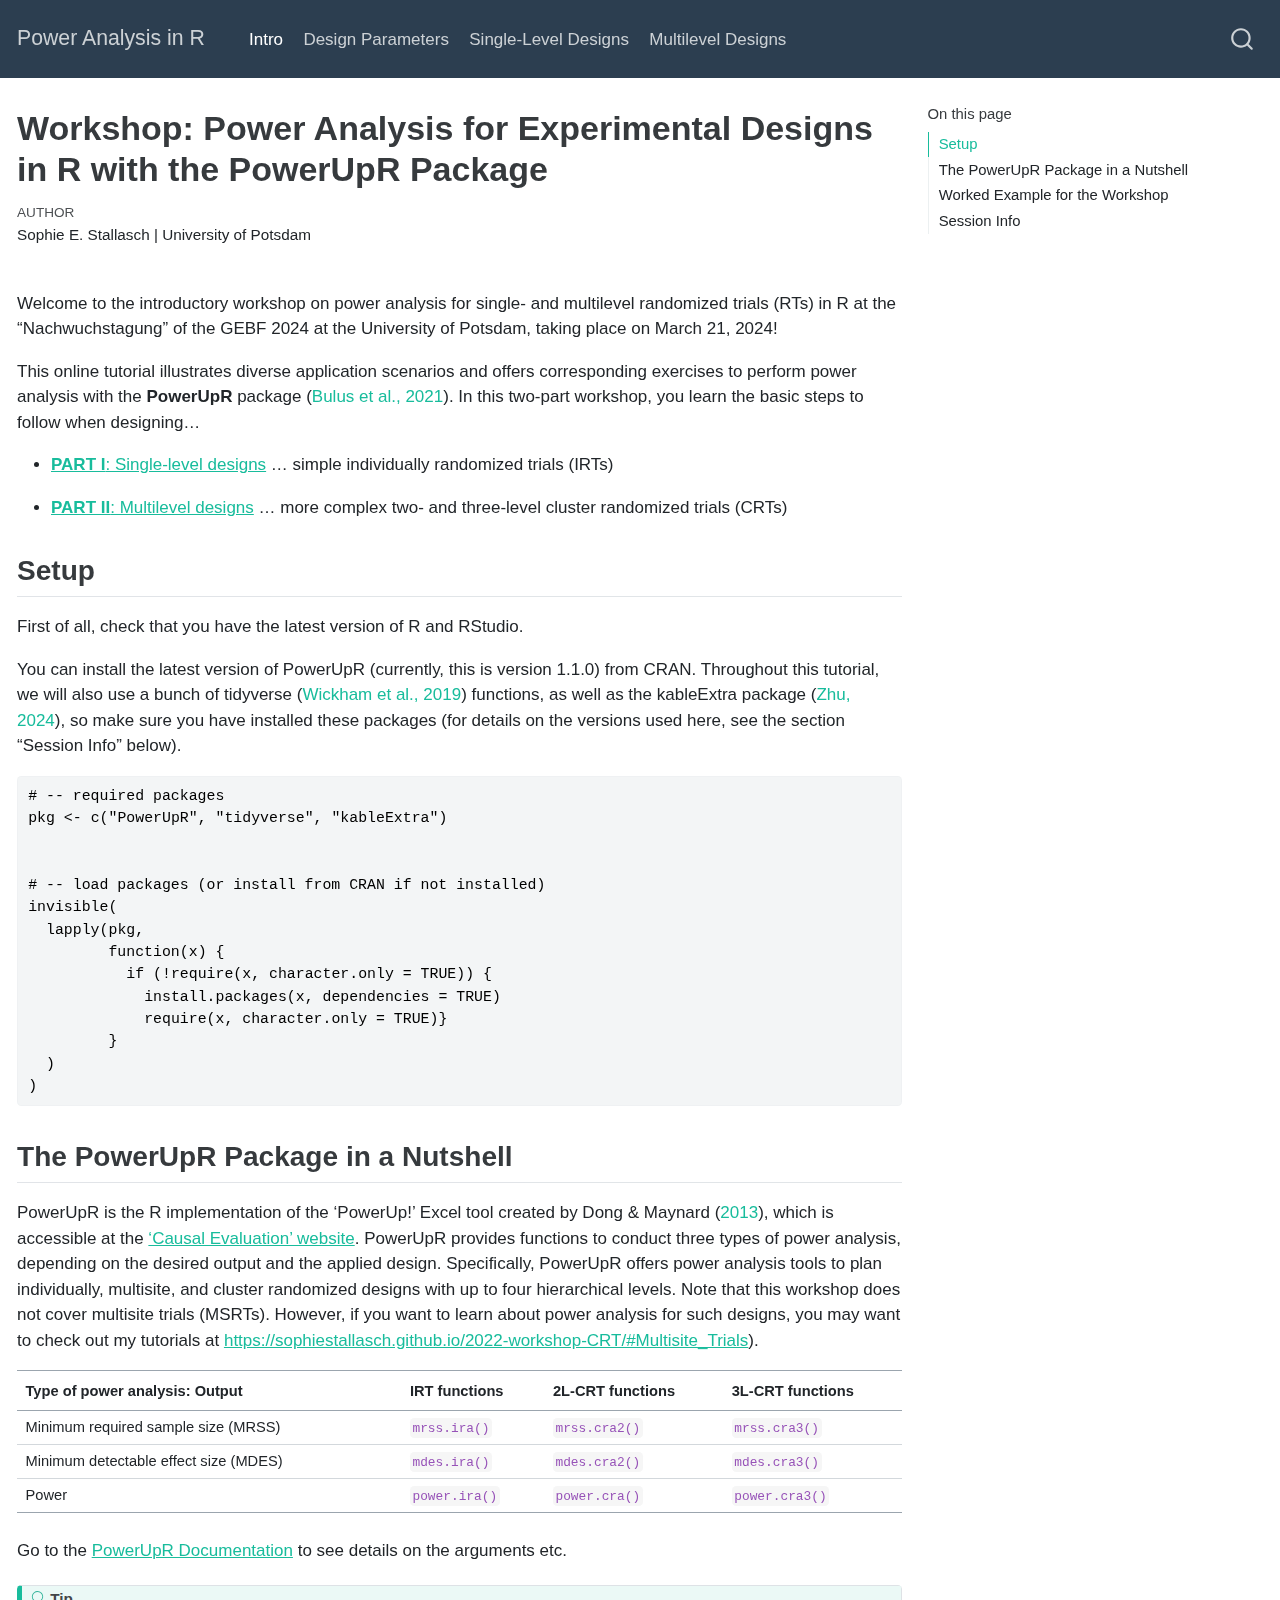
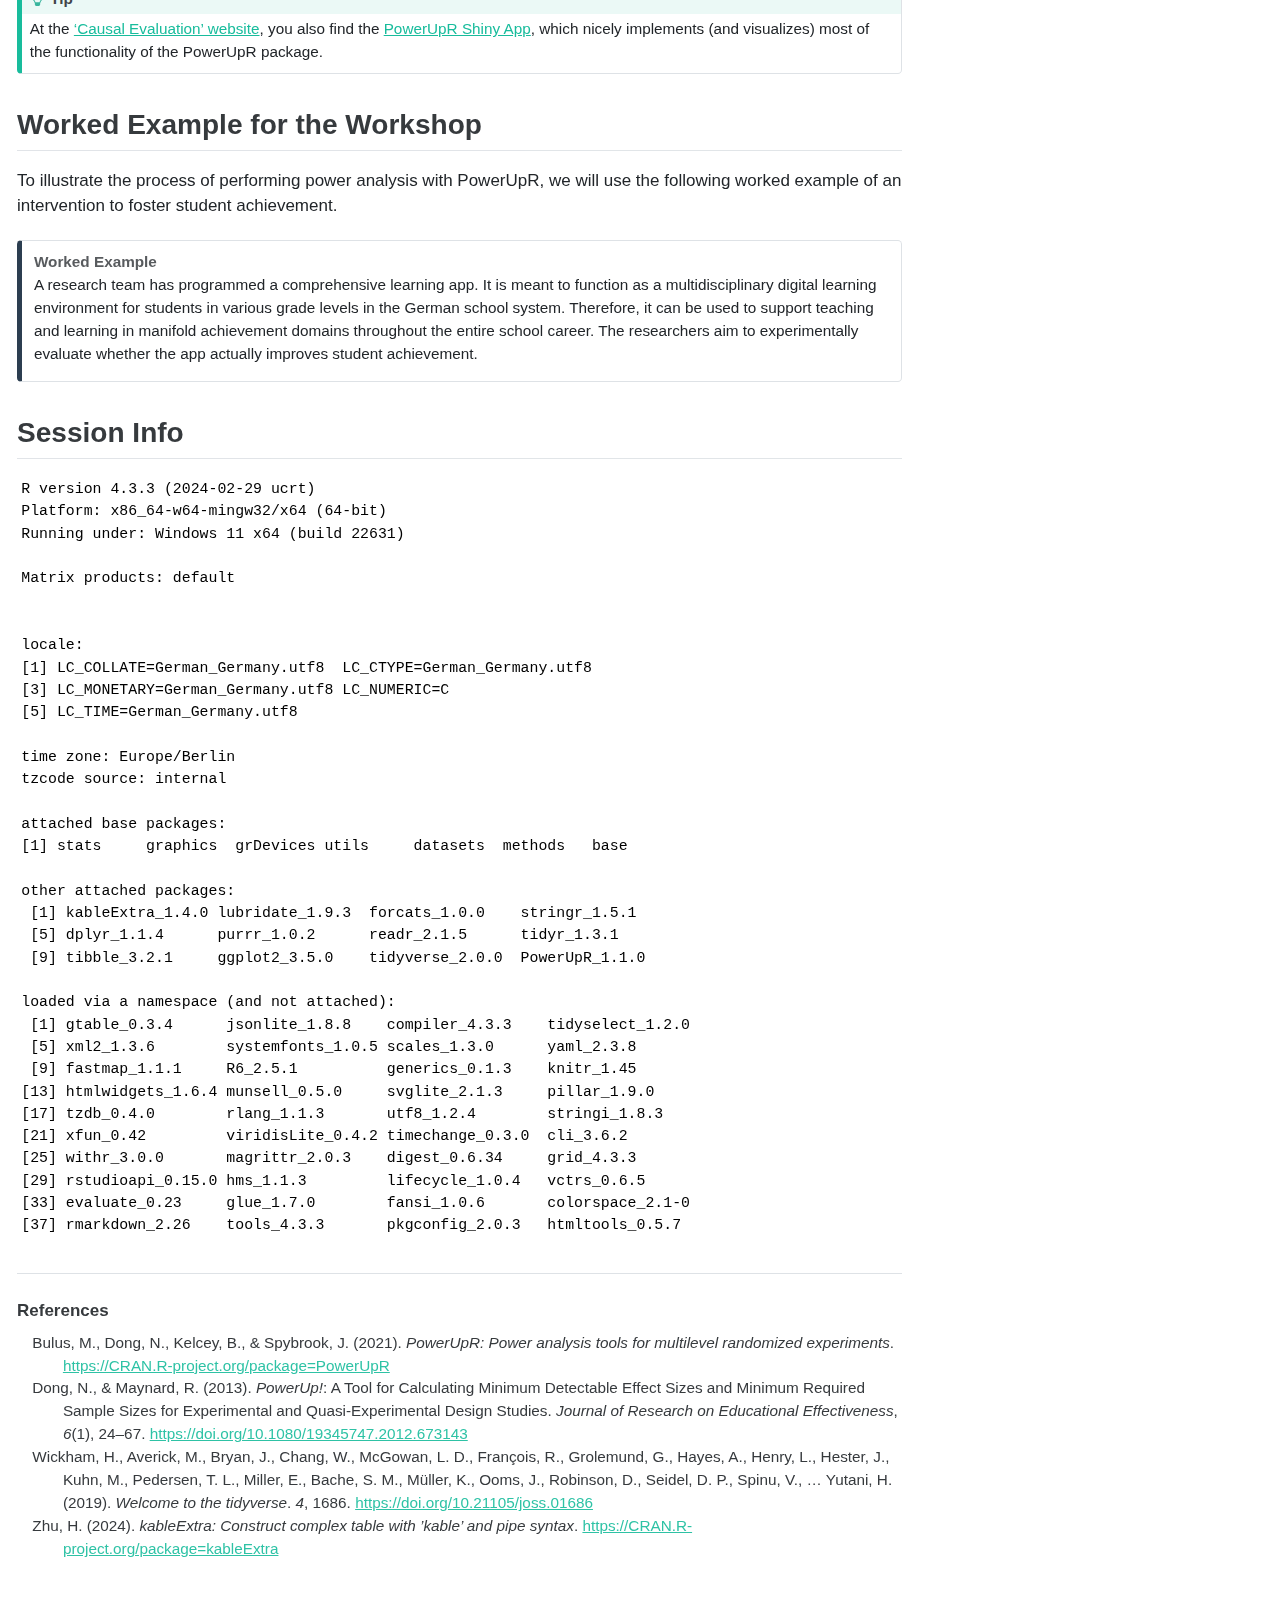
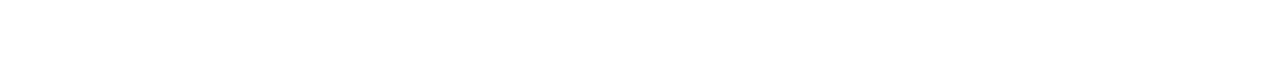
<file: docs/index.html>
<!DOCTYPE html>
<html xmlns="http://www.w3.org/1999/xhtml" lang="en" xml:lang="en"><head>

<meta charset="utf-8">
<meta name="generator" content="quarto-1.3.450">

<meta name="viewport" content="width=device-width, initial-scale=1.0, user-scalable=yes">

<meta name="author" content="Sophie E. Stallasch | University of Potsdam">

<title>Power Analysis in R - Workshop: Power Analysis for Experimental Designs in R with the PowerUpR Package</title>
<style>
code{white-space: pre-wrap;}
span.smallcaps{font-variant: small-caps;}
div.columns{display: flex; gap: min(4vw, 1.5em);}
div.column{flex: auto; overflow-x: auto;}
div.hanging-indent{margin-left: 1.5em; text-indent: -1.5em;}
ul.task-list{list-style: none;}
ul.task-list li input[type="checkbox"] {
  width: 0.8em;
  margin: 0 0.8em 0.2em -1em; /* quarto-specific, see https://github.com/quarto-dev/quarto-cli/issues/4556 */ 
  vertical-align: middle;
}
/* CSS for syntax highlighting */
pre > code.sourceCode { white-space: pre; position: relative; }
pre > code.sourceCode > span { display: inline-block; line-height: 1.25; }
pre > code.sourceCode > span:empty { height: 1.2em; }
.sourceCode { overflow: visible; }
code.sourceCode > span { color: inherit; text-decoration: inherit; }
div.sourceCode { margin: 1em 0; }
pre.sourceCode { margin: 0; }
@media screen {
div.sourceCode { overflow: auto; }
}
@media print {
pre > code.sourceCode { white-space: pre-wrap; }
pre > code.sourceCode > span { text-indent: -5em; padding-left: 5em; }
}
pre.numberSource code
  { counter-reset: source-line 0; }
pre.numberSource code > span
  { position: relative; left: -4em; counter-increment: source-line; }
pre.numberSource code > span > a:first-child::before
  { content: counter(source-line);
    position: relative; left: -1em; text-align: right; vertical-align: baseline;
    border: none; display: inline-block;
    -webkit-touch-callout: none; -webkit-user-select: none;
    -khtml-user-select: none; -moz-user-select: none;
    -ms-user-select: none; user-select: none;
    padding: 0 4px; width: 4em;
  }
pre.numberSource { margin-left: 3em;  padding-left: 4px; }
div.sourceCode
  {   }
@media screen {
pre > code.sourceCode > span > a:first-child::before { text-decoration: underline; }
}
/* CSS for citations */
div.csl-bib-body { }
div.csl-entry {
  clear: both;
}
.hanging-indent div.csl-entry {
  margin-left:2em;
  text-indent:-2em;
}
div.csl-left-margin {
  min-width:2em;
  float:left;
}
div.csl-right-inline {
  margin-left:2em;
  padding-left:1em;
}
div.csl-indent {
  margin-left: 2em;
}</style>


<script src="site_libs/quarto-nav/quarto-nav.js"></script>
<script src="site_libs/quarto-nav/headroom.min.js"></script>
<script src="site_libs/clipboard/clipboard.min.js"></script>
<script src="site_libs/quarto-search/autocomplete.umd.js"></script>
<script src="site_libs/quarto-search/fuse.min.js"></script>
<script src="site_libs/quarto-search/quarto-search.js"></script>
<meta name="quarto:offset" content="./">
<script src="site_libs/quarto-html/quarto.js"></script>
<script src="site_libs/quarto-html/popper.min.js"></script>
<script src="site_libs/quarto-html/tippy.umd.min.js"></script>
<script src="site_libs/quarto-html/anchor.min.js"></script>
<link href="site_libs/quarto-html/tippy.css" rel="stylesheet">
<script src="site_libs/bootstrap/bootstrap.min.js"></script>
<link href="site_libs/bootstrap/bootstrap-icons.css" rel="stylesheet">
<link href="site_libs/bootstrap/bootstrap.min.css" rel="stylesheet" id="quarto-bootstrap" data-mode="light">
<script id="quarto-search-options" type="application/json">{
  "location": "navbar",
  "copy-button": false,
  "collapse-after": 3,
  "panel-placement": "end",
  "type": "overlay",
  "limit": 20,
  "language": {
    "search-no-results-text": "No results",
    "search-matching-documents-text": "matching documents",
    "search-copy-link-title": "Copy link to search",
    "search-hide-matches-text": "Hide additional matches",
    "search-more-match-text": "more match in this document",
    "search-more-matches-text": "more matches in this document",
    "search-clear-button-title": "Clear",
    "search-detached-cancel-button-title": "Cancel",
    "search-submit-button-title": "Submit",
    "search-label": "Search"
  }
}</script>


<link rel="stylesheet" href="styles.css">
</head>

<body class="nav-fixed">

<div id="quarto-search-results"></div>
  <header id="quarto-header" class="headroom fixed-top">
    <nav class="navbar navbar-expand-lg navbar-dark ">
      <div class="navbar-container container-fluid">
      <div class="navbar-brand-container">
    <a class="navbar-brand" href="./index.html">
    <span class="navbar-title">Power Analysis in R</span>
    </a>
  </div>
            <div id="quarto-search" class="" title="Search"></div>
          <button class="navbar-toggler" type="button" data-bs-toggle="collapse" data-bs-target="#navbarCollapse" aria-controls="navbarCollapse" aria-expanded="false" aria-label="Toggle navigation" onclick="if (window.quartoToggleHeadroom) { window.quartoToggleHeadroom(); }">
  <span class="navbar-toggler-icon"></span>
</button>
          <div class="collapse navbar-collapse" id="navbarCollapse">
            <ul class="navbar-nav navbar-nav-scroll me-auto">
  <li class="nav-item">
    <a class="nav-link active" href="./index.html" rel="" target="" aria-current="page">
 <span class="menu-text">Intro</span></a>
  </li>  
  <li class="nav-item">
    <a class="nav-link" href="./dp.html" rel="" target="">
 <span class="menu-text">Design Parameters</span></a>
  </li>  
  <li class="nav-item">
    <a class="nav-link" href="./single-level.html" rel="" target="">
 <span class="menu-text">Single-Level Designs</span></a>
  </li>  
  <li class="nav-item">
    <a class="nav-link" href="./multilevel.html" rel="" target="">
 <span class="menu-text">Multilevel Designs</span></a>
  </li>  
</ul>
            <div class="quarto-navbar-tools ms-auto">
</div>
          </div> <!-- /navcollapse -->
      </div> <!-- /container-fluid -->
    </nav>
</header>
<!-- content -->
<div id="quarto-content" class="quarto-container page-columns page-rows-contents page-layout-full page-navbar">
<!-- sidebar -->
<!-- margin-sidebar -->
    <div id="quarto-margin-sidebar" class="sidebar margin-sidebar">
        <nav id="TOC" role="doc-toc" class="toc-active" data-toc-expanded="99">
    <h2 id="toc-title">On this page</h2>
   
  <ul>
  <li><a href="#setup" id="toc-setup" class="nav-link active" data-scroll-target="#setup">Setup</a></li>
  <li><a href="#the-powerupr-package-in-a-nutshell" id="toc-the-powerupr-package-in-a-nutshell" class="nav-link" data-scroll-target="#the-powerupr-package-in-a-nutshell">The PowerUpR Package in a Nutshell</a></li>
  <li><a href="#worked-example-for-the-workshop" id="toc-worked-example-for-the-workshop" class="nav-link" data-scroll-target="#worked-example-for-the-workshop">Worked Example for the Workshop</a></li>
  <li><a href="#session-info" id="toc-session-info" class="nav-link" data-scroll-target="#session-info">Session Info</a></li>
  </ul>
</nav>
    </div>
<!-- main -->
<main class="content column-page-left" id="quarto-document-content">

<header id="title-block-header" class="quarto-title-block default">
<div class="quarto-title">
<h1 class="title">Workshop: Power Analysis for Experimental Designs in R with the PowerUpR Package</h1>
</div>



<div class="quarto-title-meta">

    <div>
    <div class="quarto-title-meta-heading">Author</div>
    <div class="quarto-title-meta-contents">
             <p>Sophie E. Stallasch | University of Potsdam </p>
          </div>
  </div>
    
  
    
  </div>
  

</header>

<p>&nbsp;<br>
Welcome to the introductory workshop on power analysis for single- and multilevel randomized trials (RTs) in R at the “Nachwuchstagung” of the GEBF 2024 at the University of Potsdam, taking place on March 21, 2024!</p>
<p>This online tutorial illustrates diverse application scenarios and offers corresponding exercises to perform power analysis with the <strong>PowerUpR</strong> package <span class="citation" data-cites="PowerUpR">(<a href="#ref-PowerUpR" role="doc-biblioref">Bulus et al., 2021</a>)</span>. In this two-part workshop, you learn the basic steps to follow when designing…</p>
<ul>
<li><p><a href="./single-level.html"><strong>PART I</strong>: Single-level designs</a> … simple individually randomized trials (IRTs)</p></li>
<li><p><a href="./multilevel.html"><strong>PART II</strong>: Multilevel designs</a> … more complex two- and three-level cluster randomized trials (CRTs)</p></li>
</ul>
<section id="setup" class="level2">
<h2 class="anchored" data-anchor-id="setup">Setup</h2>
<p>First of all, check that you have the latest version of R and RStudio.</p>
<p>You can install the latest version of PowerUpR (currently, this is version 1.1.0) from CRAN. Throughout this tutorial, we will also use a bunch of tidyverse <span class="citation" data-cites="tidyverse">(<a href="#ref-tidyverse" role="doc-biblioref">Wickham et al., 2019</a>)</span> functions, as well as the kableExtra package <span class="citation" data-cites="kableExtra">(<a href="#ref-kableExtra" role="doc-biblioref">Zhu, 2024</a>)</span>, so make sure you have installed these packages (for details on the versions used here, see the section “Session Info” below).</p>
<div class="cell">
<div class="sourceCode cell-code" id="cb1"><pre class="sourceCode r code-with-copy"><code class="sourceCode r"><span id="cb1-1"><a href="#cb1-1" aria-hidden="true" tabindex="-1"></a><span class="co"># -- required packages</span></span>
<span id="cb1-2"><a href="#cb1-2" aria-hidden="true" tabindex="-1"></a>pkg <span class="ot">&lt;-</span> <span class="fu">c</span>(<span class="st">"PowerUpR"</span>, <span class="st">"tidyverse"</span>, <span class="st">"kableExtra"</span>)</span>
<span id="cb1-3"><a href="#cb1-3" aria-hidden="true" tabindex="-1"></a></span>
<span id="cb1-4"><a href="#cb1-4" aria-hidden="true" tabindex="-1"></a></span>
<span id="cb1-5"><a href="#cb1-5" aria-hidden="true" tabindex="-1"></a><span class="co"># -- load packages (or install from CRAN if not installed)</span></span>
<span id="cb1-6"><a href="#cb1-6" aria-hidden="true" tabindex="-1"></a><span class="fu">invisible</span>(</span>
<span id="cb1-7"><a href="#cb1-7" aria-hidden="true" tabindex="-1"></a>  <span class="fu">lapply</span>(pkg,</span>
<span id="cb1-8"><a href="#cb1-8" aria-hidden="true" tabindex="-1"></a>         <span class="cf">function</span>(x) {</span>
<span id="cb1-9"><a href="#cb1-9" aria-hidden="true" tabindex="-1"></a>           <span class="cf">if</span> (<span class="sc">!</span><span class="fu">require</span>(x, <span class="at">character.only =</span> <span class="cn">TRUE</span>)) {</span>
<span id="cb1-10"><a href="#cb1-10" aria-hidden="true" tabindex="-1"></a>             <span class="fu">install.packages</span>(x, <span class="at">dependencies =</span> <span class="cn">TRUE</span>)</span>
<span id="cb1-11"><a href="#cb1-11" aria-hidden="true" tabindex="-1"></a>             <span class="fu">require</span>(x, <span class="at">character.only =</span> <span class="cn">TRUE</span>)}</span>
<span id="cb1-12"><a href="#cb1-12" aria-hidden="true" tabindex="-1"></a>         }</span>
<span id="cb1-13"><a href="#cb1-13" aria-hidden="true" tabindex="-1"></a>  )</span>
<span id="cb1-14"><a href="#cb1-14" aria-hidden="true" tabindex="-1"></a>)</span></code><button title="Copy to Clipboard" class="code-copy-button"><i class="bi"></i></button></pre></div>
</div>
</section>
<section id="the-powerupr-package-in-a-nutshell" class="level2">
<h2 class="anchored" data-anchor-id="the-powerupr-package-in-a-nutshell">The PowerUpR Package in a Nutshell</h2>
<p>PowerUpR is the R implementation of the ‘PowerUp!’ Excel tool created by <span class="citation" data-cites="dong2013">Dong &amp; Maynard (<a href="#ref-dong2013" role="doc-biblioref">2013</a>)</span>, which is accessible at the <a href="https://www.causalevaluation.org/power-analysis.html">‘Causal Evaluation’ website</a>. PowerUpR provides functions to conduct three types of power analysis, depending on the desired output and the applied design. Specifically, PowerUpR offers power analysis tools to plan individually, multisite, and cluster randomized designs with up to four hierarchical levels. Note that this workshop does not cover multisite trials (MSRTs). However, if you want to learn about power analysis for such designs, you may want to check out my tutorials at <a href="https://sophiestallasch.github.io/2022-workshop-CRT/#Multisite_Trials" class="uri">https://sophiestallasch.github.io/2022-workshop-CRT/#Multisite_Trials</a>).</p>
<table class="table">
<colgroup>
<col style="width: 43%">
<col style="width: 16%">
<col style="width: 20%">
<col style="width: 20%">
</colgroup>
<thead>
<tr class="header">
<th>Type of power analysis: Output</th>
<th>IRT functions</th>
<th>2L-CRT functions</th>
<th>3L-CRT functions</th>
</tr>
</thead>
<tbody>
<tr class="odd">
<td>Minimum required sample size (MRSS)</td>
<td><code>mrss.ira()</code></td>
<td><code>mrss.cra2()</code></td>
<td><code>mrss.cra3()</code></td>
</tr>
<tr class="even">
<td>Minimum detectable effect size (MDES)</td>
<td><code>mdes.ira()</code></td>
<td><code>mdes.cra2()</code></td>
<td><code>mdes.cra3()</code></td>
</tr>
<tr class="odd">
<td>Power</td>
<td><code>power.ira()</code></td>
<td><code>power.cra()</code></td>
<td><code>power.cra3()</code></td>
</tr>
</tbody>
</table>
<p>Go to the <a href="https://cran.r-project.org/web/packages/PowerUpR/PowerUpR.pdf">PowerUpR Documentation</a> to see details on the arguments etc.</p>
<div class="callout callout-style-default callout-tip callout-titled">
<div class="callout-header d-flex align-content-center">
<div class="callout-icon-container">
<i class="callout-icon"></i>
</div>
<div class="callout-title-container flex-fill">
Tip
</div>
</div>
<div class="callout-body-container callout-body">
<p>At the <a href="https://www.causalevaluation.org/power-analysis.html">‘Causal Evaluation’ website</a>, you also find the <a href="https://powerupr.shinyapps.io/index/">PowerUpR Shiny App</a>, which nicely implements (and visualizes) most of the functionality of the PowerUpR package.</p>
</div>
</div>
</section>
<section id="worked-example-for-the-workshop" class="level2">
<h2 class="anchored" data-anchor-id="worked-example-for-the-workshop">Worked Example for the Workshop</h2>
<p>To illustrate the process of performing power analysis with PowerUpR, we will use the following worked example of an intervention to foster student achievement.</p>
<div class="callout callout-style-simple callout-note no-icon callout-titled">
<div class="callout-header d-flex align-content-center">
<div class="callout-icon-container">
<i class="callout-icon no-icon"></i>
</div>
<div class="callout-title-container flex-fill">
Worked Example
</div>
</div>
<div class="callout-body-container callout-body">
<p>A research team has programmed a comprehensive learning app. It is meant to function as a multidisciplinary digital learning environment for students in various grade levels in the German school system. Therefore, it can be used to support teaching and learning in manifold achievement domains throughout the entire school career. The researchers aim to experimentally evaluate whether the app actually improves student achievement.</p>
</div>
</div>
</section>
<section id="session-info" class="level2">
<h2 class="anchored" data-anchor-id="session-info">Session Info</h2>
<div class="cell">
<div class="cell-output cell-output-stdout">
<pre><code>R version 4.3.3 (2024-02-29 ucrt)
Platform: x86_64-w64-mingw32/x64 (64-bit)
Running under: Windows 11 x64 (build 22631)

Matrix products: default


locale:
[1] LC_COLLATE=German_Germany.utf8  LC_CTYPE=German_Germany.utf8   
[3] LC_MONETARY=German_Germany.utf8 LC_NUMERIC=C                   
[5] LC_TIME=German_Germany.utf8    

time zone: Europe/Berlin
tzcode source: internal

attached base packages:
[1] stats     graphics  grDevices utils     datasets  methods   base     

other attached packages:
 [1] kableExtra_1.4.0 lubridate_1.9.3  forcats_1.0.0    stringr_1.5.1   
 [5] dplyr_1.1.4      purrr_1.0.2      readr_2.1.5      tidyr_1.3.1     
 [9] tibble_3.2.1     ggplot2_3.5.0    tidyverse_2.0.0  PowerUpR_1.1.0  

loaded via a namespace (and not attached):
 [1] gtable_0.3.4      jsonlite_1.8.8    compiler_4.3.3    tidyselect_1.2.0 
 [5] xml2_1.3.6        systemfonts_1.0.5 scales_1.3.0      yaml_2.3.8       
 [9] fastmap_1.1.1     R6_2.5.1          generics_0.1.3    knitr_1.45       
[13] htmlwidgets_1.6.4 munsell_0.5.0     svglite_2.1.3     pillar_1.9.0     
[17] tzdb_0.4.0        rlang_1.1.3       utf8_1.2.4        stringi_1.8.3    
[21] xfun_0.42         viridisLite_0.4.2 timechange_0.3.0  cli_3.6.2        
[25] withr_3.0.0       magrittr_2.0.3    digest_0.6.34     grid_4.3.3       
[29] rstudioapi_0.15.0 hms_1.1.3         lifecycle_1.0.4   vctrs_0.6.5      
[33] evaluate_0.23     glue_1.7.0        fansi_1.0.6       colorspace_2.1-0 
[37] rmarkdown_2.26    tools_4.3.3       pkgconfig_2.0.3   htmltools_0.5.7  </code></pre>
</div>
</div>



</section>

<div id="quarto-appendix" class="default"><section class="quarto-appendix-contents" role="doc-bibliography"><h2 class="anchored quarto-appendix-heading">References</h2><div id="refs" class="references csl-bib-body hanging-indent" data-line-spacing="2" role="list">
<div id="ref-PowerUpR" class="csl-entry" role="listitem">
Bulus, M., Dong, N., Kelcey, B., &amp; Spybrook, J. (2021). <em><span></span>PowerUpR<span></span>: Power analysis tools for multilevel randomized experiments</em>. <a href="https://CRAN.R-project.org/package=PowerUpR">https://CRAN.R-project.org/package=PowerUpR</a>
</div>
<div id="ref-dong2013" class="csl-entry" role="listitem">
Dong, N., &amp; Maynard, R. (2013). <span><em>PowerUp!</em></span>: A Tool for Calculating Minimum Detectable Effect Sizes and Minimum Required Sample Sizes for Experimental and Quasi-Experimental Design Studies. <em>Journal of Research on Educational Effectiveness</em>, <em>6</em>(1), 24–67. <a href="https://doi.org/10.1080/19345747.2012.673143">https://doi.org/10.1080/19345747.2012.673143</a>
</div>
<div id="ref-tidyverse" class="csl-entry" role="listitem">
Wickham, H., Averick, M., Bryan, J., Chang, W., McGowan, L. D., François, R., Grolemund, G., Hayes, A., Henry, L., Hester, J., Kuhn, M., Pedersen, T. L., Miller, E., Bache, S. M., Müller, K., Ooms, J., Robinson, D., Seidel, D. P., Spinu, V., … Yutani, H. (2019). <em>Welcome to the <span></span>tidyverse<span></span></em>. <em>4</em>, 1686. <a href="https://doi.org/10.21105/joss.01686">https://doi.org/10.21105/joss.01686</a>
</div>
<div id="ref-kableExtra" class="csl-entry" role="listitem">
Zhu, H. (2024). <em>kableExtra: Construct complex table with ’kable’ and pipe syntax</em>. <a href="https://CRAN.R-project.org/package=kableExtra">https://CRAN.R-project.org/package=kableExtra</a>
</div>
</div></section></div></main> <!-- /main -->
<script id="quarto-html-after-body" type="application/javascript">
window.document.addEventListener("DOMContentLoaded", function (event) {
  const toggleBodyColorMode = (bsSheetEl) => {
    const mode = bsSheetEl.getAttribute("data-mode");
    const bodyEl = window.document.querySelector("body");
    if (mode === "dark") {
      bodyEl.classList.add("quarto-dark");
      bodyEl.classList.remove("quarto-light");
    } else {
      bodyEl.classList.add("quarto-light");
      bodyEl.classList.remove("quarto-dark");
    }
  }
  const toggleBodyColorPrimary = () => {
    const bsSheetEl = window.document.querySelector("link#quarto-bootstrap");
    if (bsSheetEl) {
      toggleBodyColorMode(bsSheetEl);
    }
  }
  toggleBodyColorPrimary();  
  const icon = "";
  const anchorJS = new window.AnchorJS();
  anchorJS.options = {
    placement: 'right',
    icon: icon
  };
  anchorJS.add('.anchored');
  const isCodeAnnotation = (el) => {
    for (const clz of el.classList) {
      if (clz.startsWith('code-annotation-')) {                     
        return true;
      }
    }
    return false;
  }
  const clipboard = new window.ClipboardJS('.code-copy-button', {
    text: function(trigger) {
      const codeEl = trigger.previousElementSibling.cloneNode(true);
      for (const childEl of codeEl.children) {
        if (isCodeAnnotation(childEl)) {
          childEl.remove();
        }
      }
      return codeEl.innerText;
    }
  });
  clipboard.on('success', function(e) {
    // button target
    const button = e.trigger;
    // don't keep focus
    button.blur();
    // flash "checked"
    button.classList.add('code-copy-button-checked');
    var currentTitle = button.getAttribute("title");
    button.setAttribute("title", "Copied!");
    let tooltip;
    if (window.bootstrap) {
      button.setAttribute("data-bs-toggle", "tooltip");
      button.setAttribute("data-bs-placement", "left");
      button.setAttribute("data-bs-title", "Copied!");
      tooltip = new bootstrap.Tooltip(button, 
        { trigger: "manual", 
          customClass: "code-copy-button-tooltip",
          offset: [0, -8]});
      tooltip.show();    
    }
    setTimeout(function() {
      if (tooltip) {
        tooltip.hide();
        button.removeAttribute("data-bs-title");
        button.removeAttribute("data-bs-toggle");
        button.removeAttribute("data-bs-placement");
      }
      button.setAttribute("title", currentTitle);
      button.classList.remove('code-copy-button-checked');
    }, 1000);
    // clear code selection
    e.clearSelection();
  });
  function tippyHover(el, contentFn) {
    const config = {
      allowHTML: true,
      content: contentFn,
      maxWidth: 500,
      delay: 100,
      arrow: false,
      appendTo: function(el) {
          return el.parentElement;
      },
      interactive: true,
      interactiveBorder: 10,
      theme: 'quarto',
      placement: 'bottom-start'
    };
    window.tippy(el, config); 
  }
  const noterefs = window.document.querySelectorAll('a[role="doc-noteref"]');
  for (var i=0; i<noterefs.length; i++) {
    const ref = noterefs[i];
    tippyHover(ref, function() {
      // use id or data attribute instead here
      let href = ref.getAttribute('data-footnote-href') || ref.getAttribute('href');
      try { href = new URL(href).hash; } catch {}
      const id = href.replace(/^#\/?/, "");
      const note = window.document.getElementById(id);
      return note.innerHTML;
    });
  }
      let selectedAnnoteEl;
      const selectorForAnnotation = ( cell, annotation) => {
        let cellAttr = 'data-code-cell="' + cell + '"';
        let lineAttr = 'data-code-annotation="' +  annotation + '"';
        const selector = 'span[' + cellAttr + '][' + lineAttr + ']';
        return selector;
      }
      const selectCodeLines = (annoteEl) => {
        const doc = window.document;
        const targetCell = annoteEl.getAttribute("data-target-cell");
        const targetAnnotation = annoteEl.getAttribute("data-target-annotation");
        const annoteSpan = window.document.querySelector(selectorForAnnotation(targetCell, targetAnnotation));
        const lines = annoteSpan.getAttribute("data-code-lines").split(",");
        const lineIds = lines.map((line) => {
          return targetCell + "-" + line;
        })
        let top = null;
        let height = null;
        let parent = null;
        if (lineIds.length > 0) {
            //compute the position of the single el (top and bottom and make a div)
            const el = window.document.getElementById(lineIds[0]);
            top = el.offsetTop;
            height = el.offsetHeight;
            parent = el.parentElement.parentElement;
          if (lineIds.length > 1) {
            const lastEl = window.document.getElementById(lineIds[lineIds.length - 1]);
            const bottom = lastEl.offsetTop + lastEl.offsetHeight;
            height = bottom - top;
          }
          if (top !== null && height !== null && parent !== null) {
            // cook up a div (if necessary) and position it 
            let div = window.document.getElementById("code-annotation-line-highlight");
            if (div === null) {
              div = window.document.createElement("div");
              div.setAttribute("id", "code-annotation-line-highlight");
              div.style.position = 'absolute';
              parent.appendChild(div);
            }
            div.style.top = top - 2 + "px";
            div.style.height = height + 4 + "px";
            let gutterDiv = window.document.getElementById("code-annotation-line-highlight-gutter");
            if (gutterDiv === null) {
              gutterDiv = window.document.createElement("div");
              gutterDiv.setAttribute("id", "code-annotation-line-highlight-gutter");
              gutterDiv.style.position = 'absolute';
              const codeCell = window.document.getElementById(targetCell);
              const gutter = codeCell.querySelector('.code-annotation-gutter');
              gutter.appendChild(gutterDiv);
            }
            gutterDiv.style.top = top - 2 + "px";
            gutterDiv.style.height = height + 4 + "px";
          }
          selectedAnnoteEl = annoteEl;
        }
      };
      const unselectCodeLines = () => {
        const elementsIds = ["code-annotation-line-highlight", "code-annotation-line-highlight-gutter"];
        elementsIds.forEach((elId) => {
          const div = window.document.getElementById(elId);
          if (div) {
            div.remove();
          }
        });
        selectedAnnoteEl = undefined;
      };
      // Attach click handler to the DT
      const annoteDls = window.document.querySelectorAll('dt[data-target-cell]');
      for (const annoteDlNode of annoteDls) {
        annoteDlNode.addEventListener('click', (event) => {
          const clickedEl = event.target;
          if (clickedEl !== selectedAnnoteEl) {
            unselectCodeLines();
            const activeEl = window.document.querySelector('dt[data-target-cell].code-annotation-active');
            if (activeEl) {
              activeEl.classList.remove('code-annotation-active');
            }
            selectCodeLines(clickedEl);
            clickedEl.classList.add('code-annotation-active');
          } else {
            // Unselect the line
            unselectCodeLines();
            clickedEl.classList.remove('code-annotation-active');
          }
        });
      }
  const findCites = (el) => {
    const parentEl = el.parentElement;
    if (parentEl) {
      const cites = parentEl.dataset.cites;
      if (cites) {
        return {
          el,
          cites: cites.split(' ')
        };
      } else {
        return findCites(el.parentElement)
      }
    } else {
      return undefined;
    }
  };
  var bibliorefs = window.document.querySelectorAll('a[role="doc-biblioref"]');
  for (var i=0; i<bibliorefs.length; i++) {
    const ref = bibliorefs[i];
    const citeInfo = findCites(ref);
    if (citeInfo) {
      tippyHover(citeInfo.el, function() {
        var popup = window.document.createElement('div');
        citeInfo.cites.forEach(function(cite) {
          var citeDiv = window.document.createElement('div');
          citeDiv.classList.add('hanging-indent');
          citeDiv.classList.add('csl-entry');
          var biblioDiv = window.document.getElementById('ref-' + cite);
          if (biblioDiv) {
            citeDiv.innerHTML = biblioDiv.innerHTML;
          }
          popup.appendChild(citeDiv);
        });
        return popup.innerHTML;
      });
    }
  }
});
</script>
</div> <!-- /content -->



</body></html>
</file>
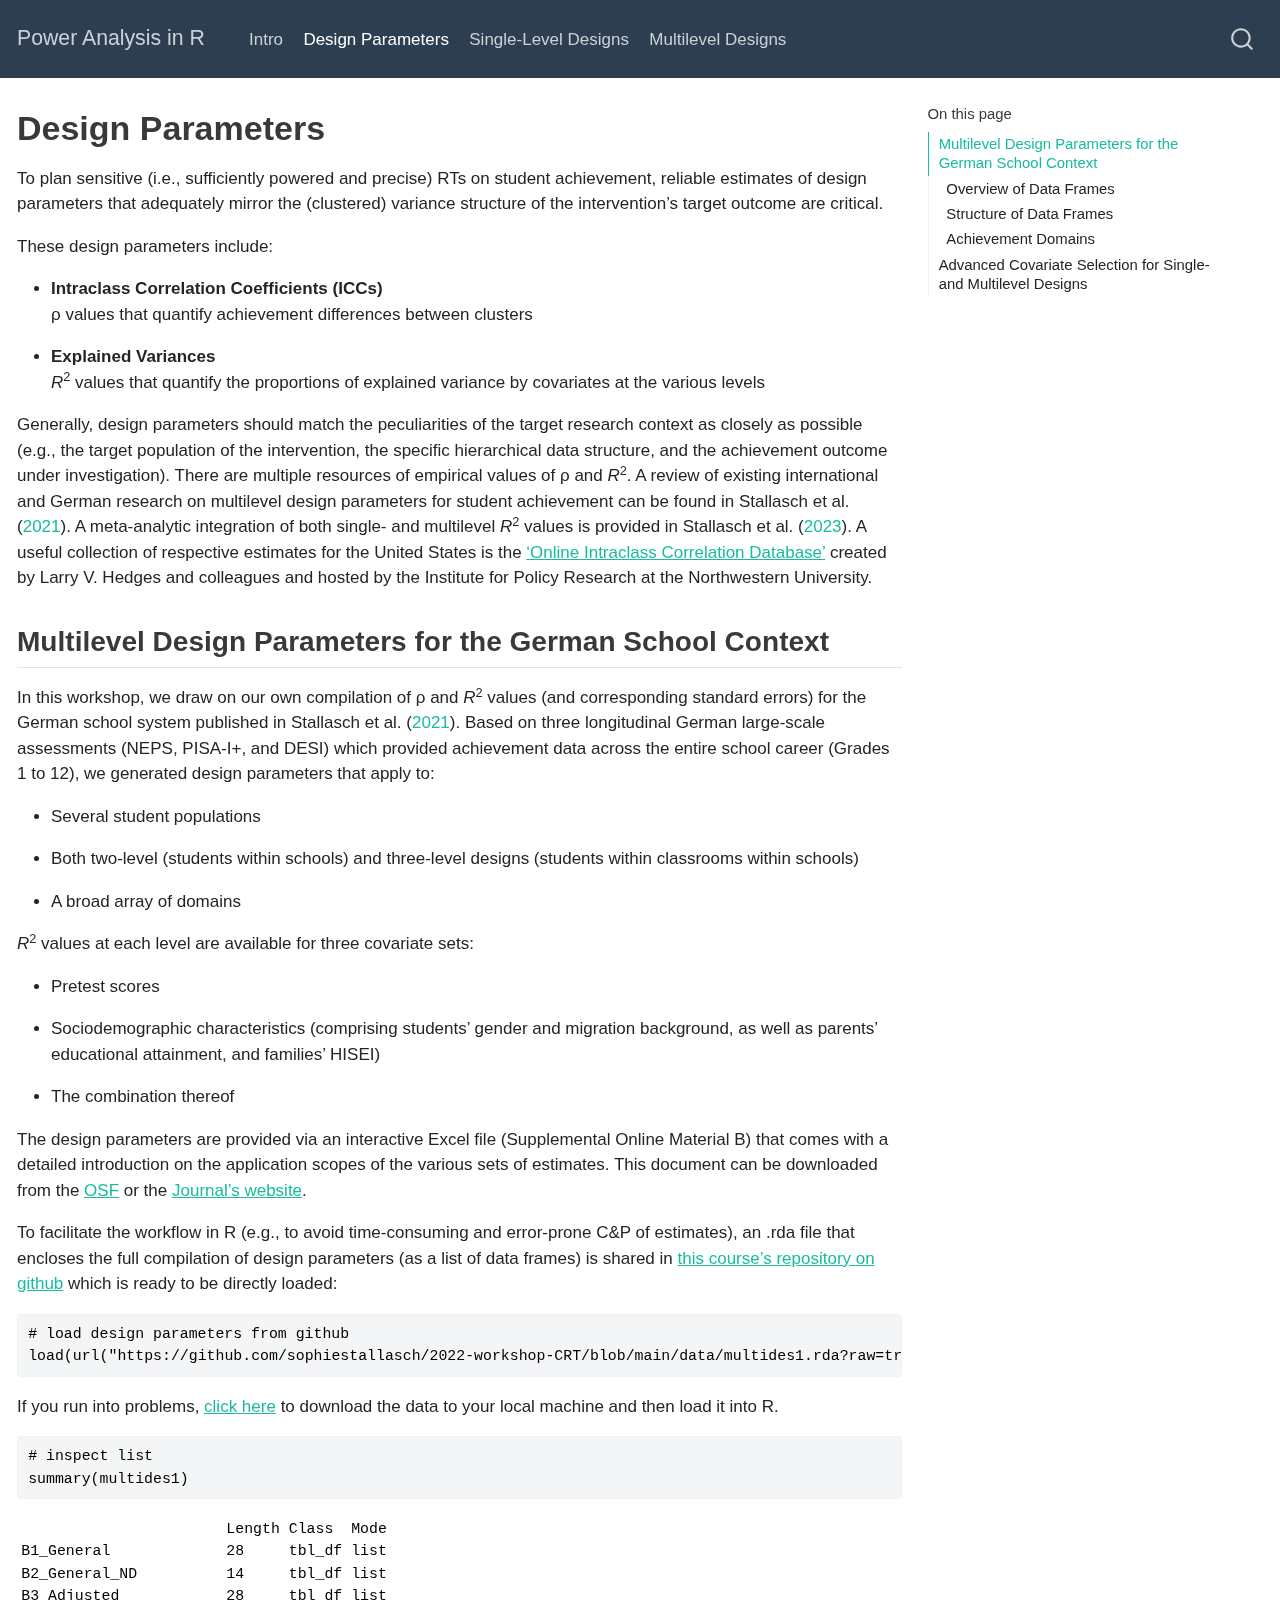
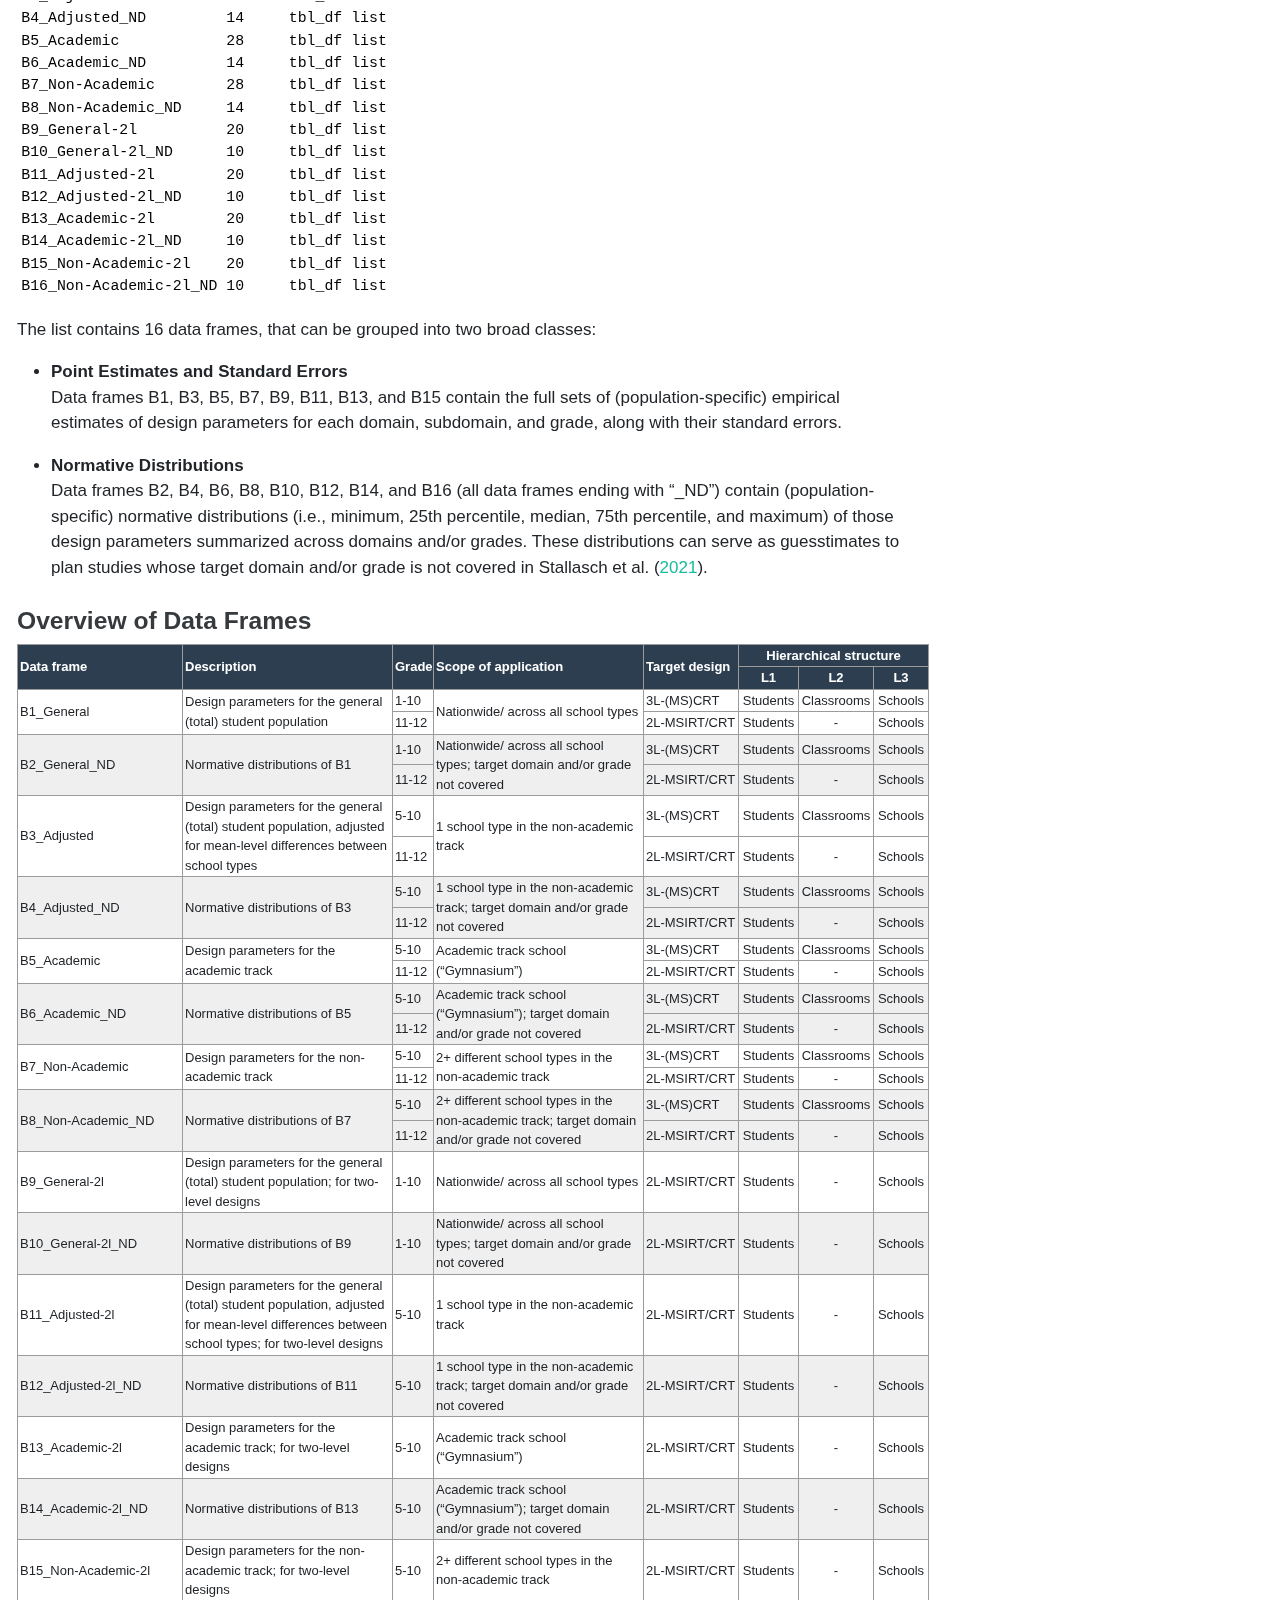
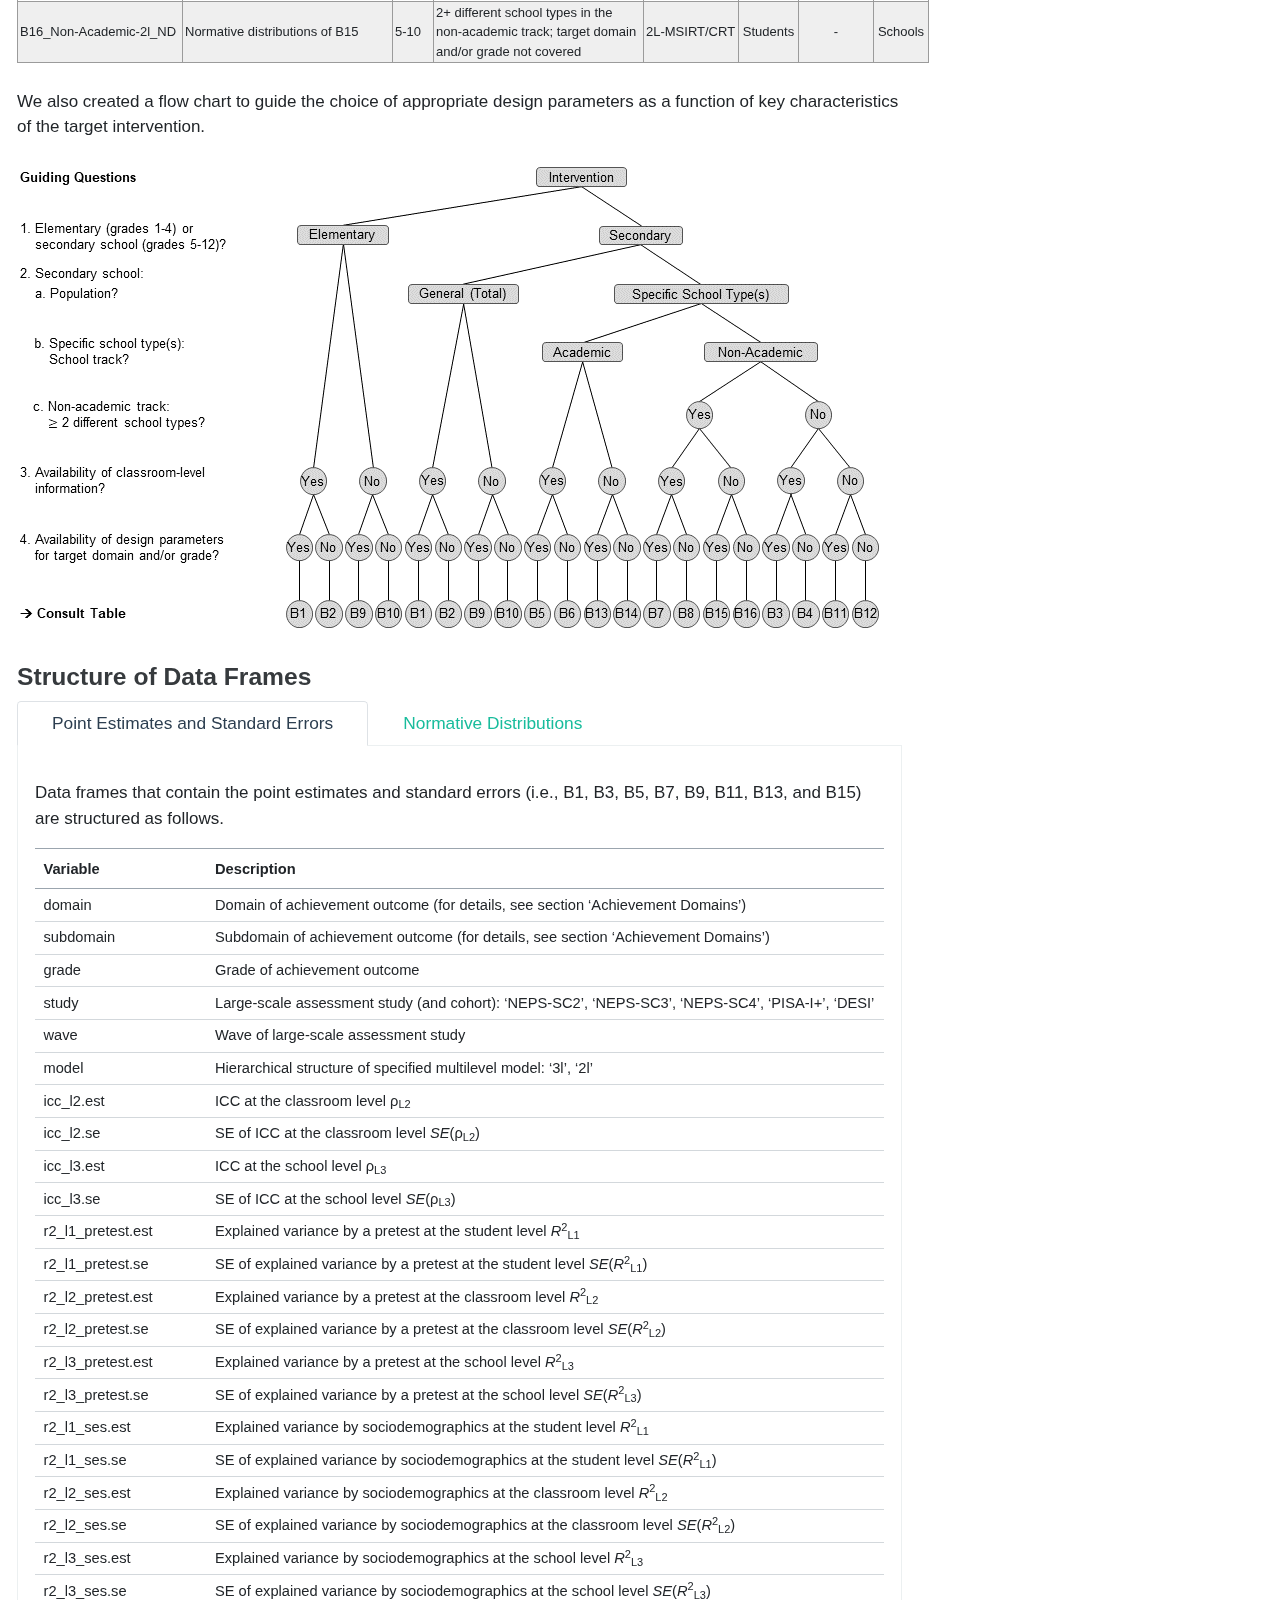
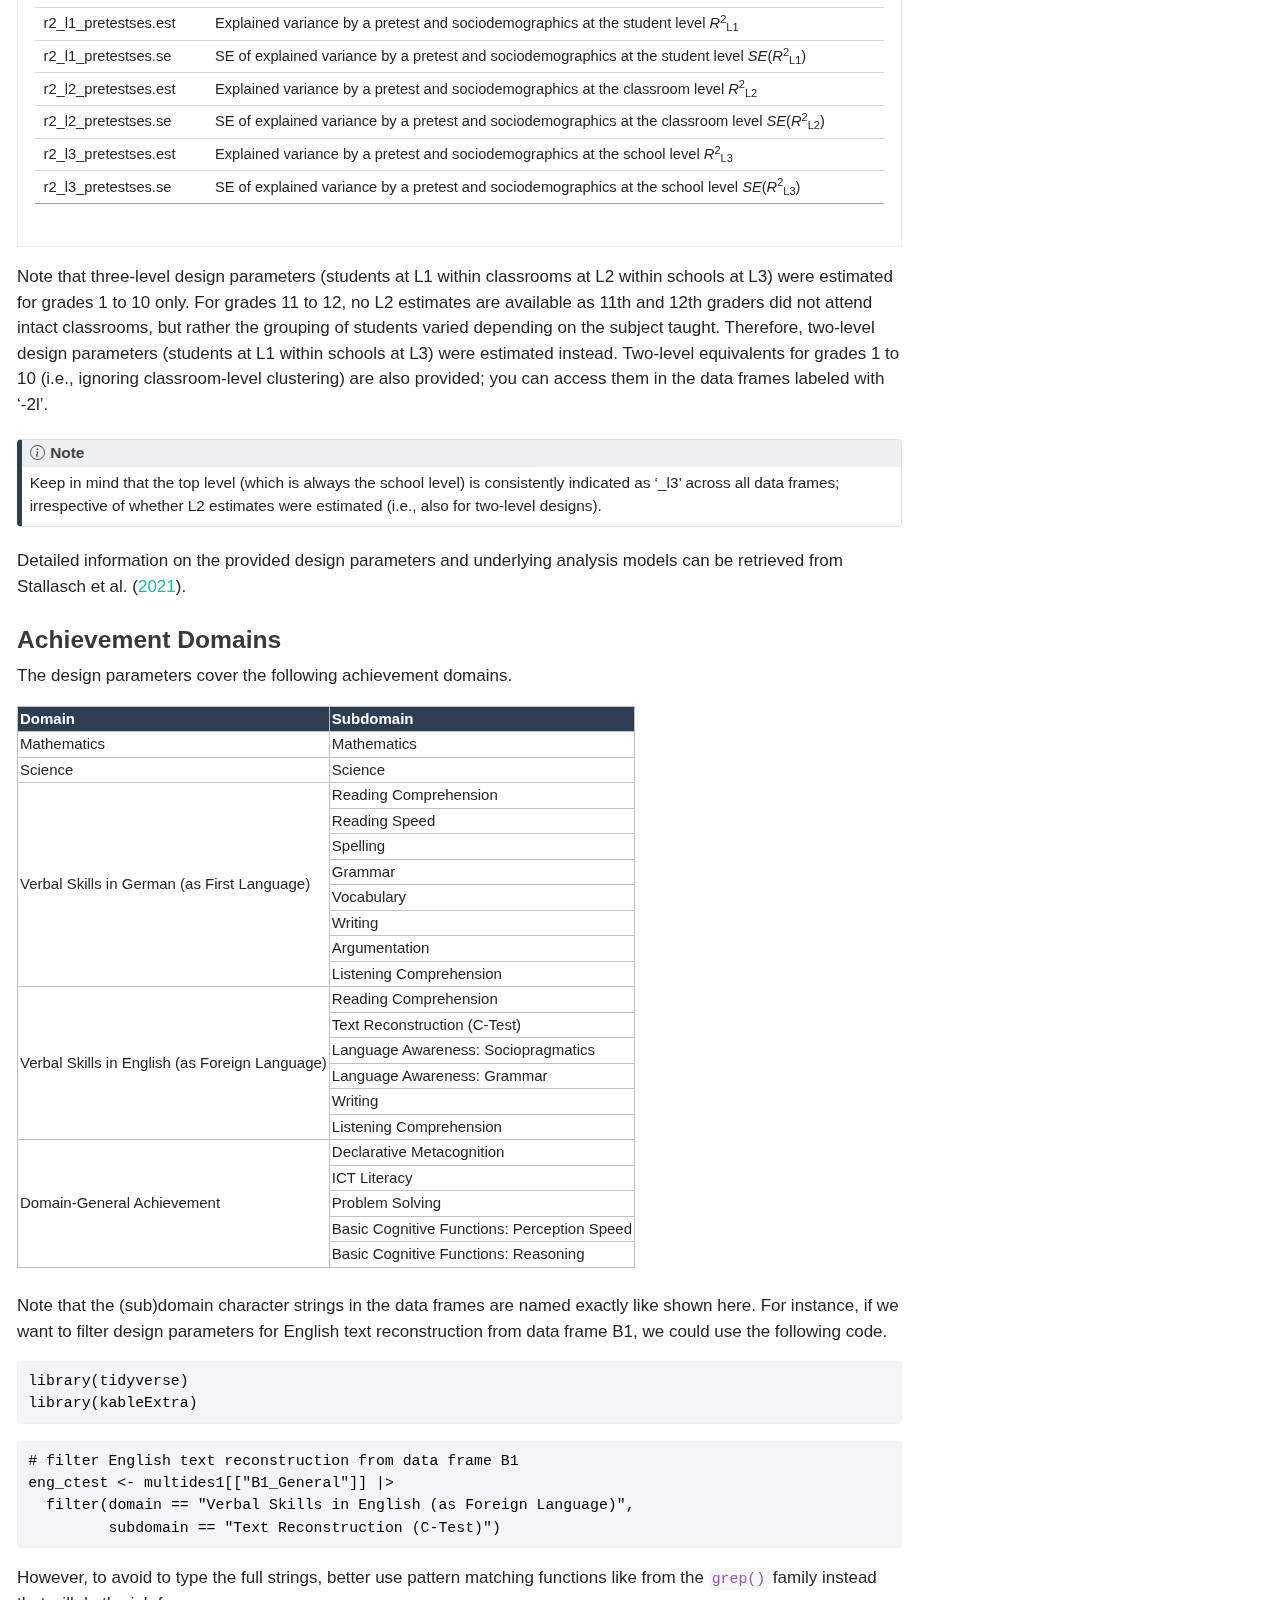
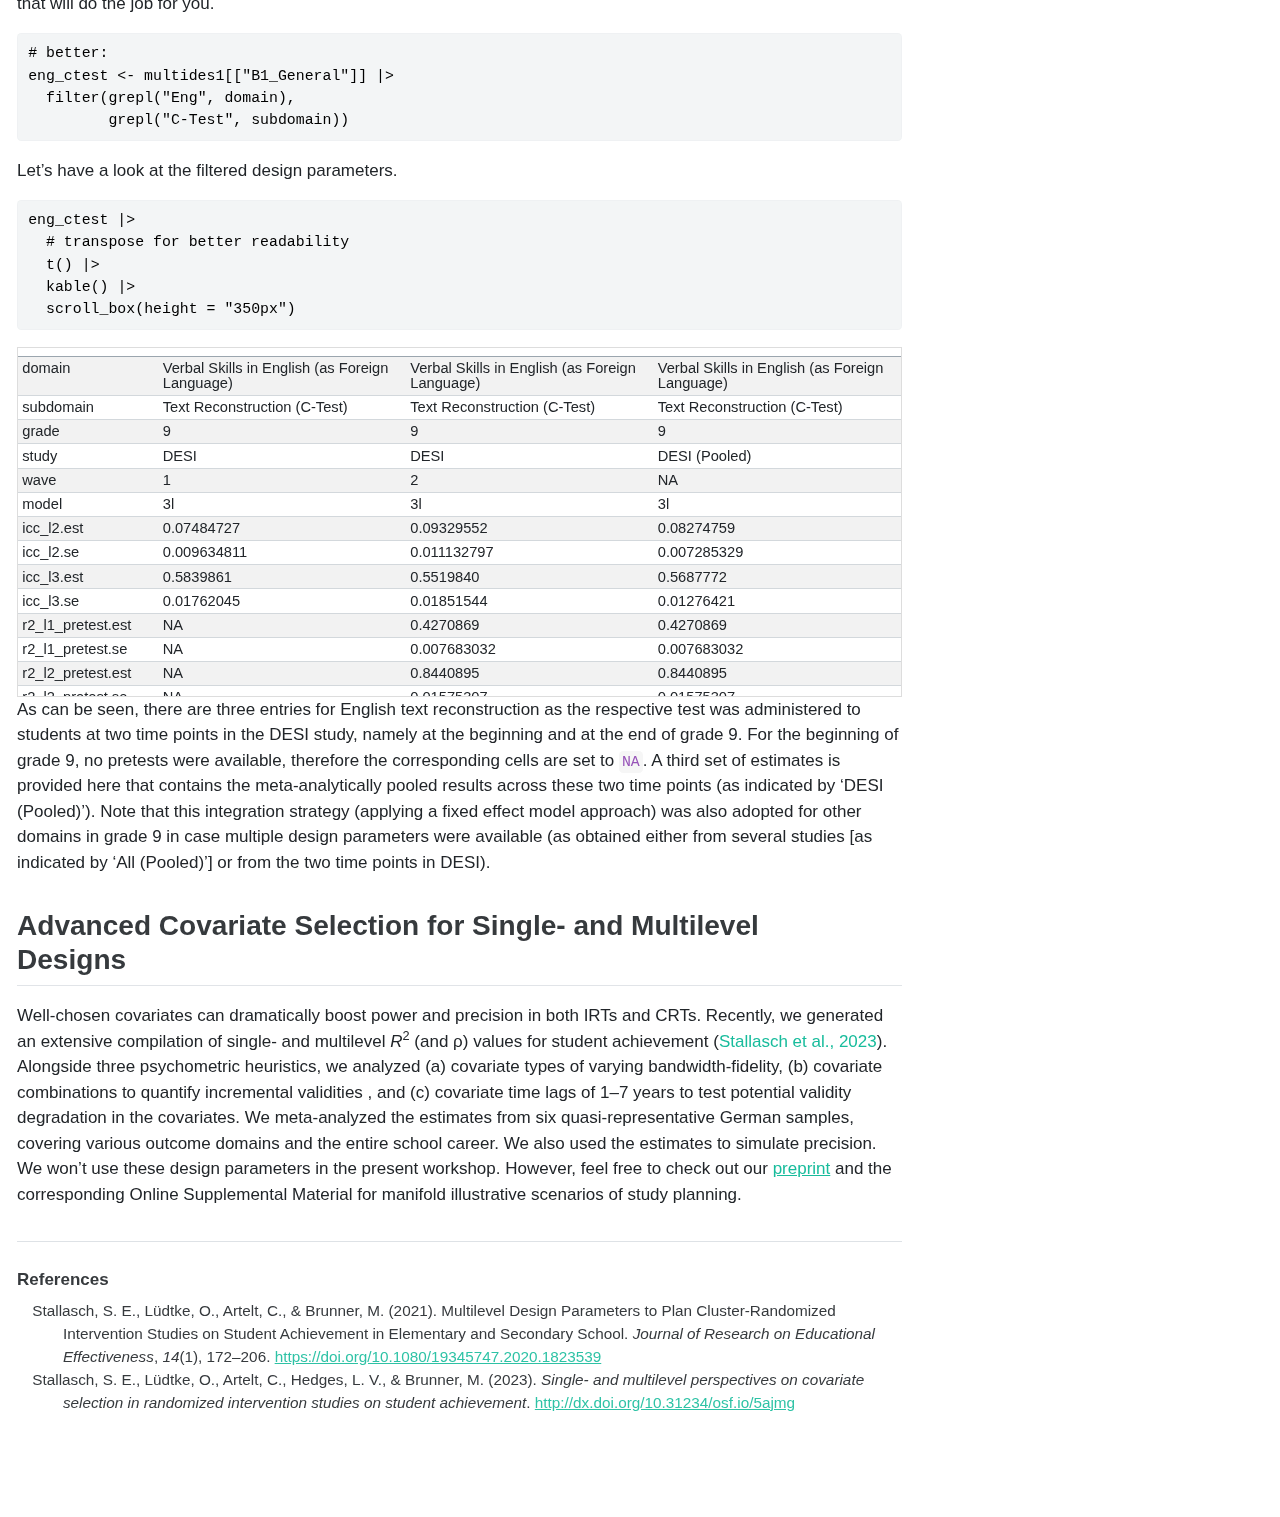
<file: docs/dp.html>
<!DOCTYPE html>
<html xmlns="http://www.w3.org/1999/xhtml" lang="en" xml:lang="en"><head>

<meta charset="utf-8">
<meta name="generator" content="quarto-1.3.450">

<meta name="viewport" content="width=device-width, initial-scale=1.0, user-scalable=yes">


<title>Power Analysis in R - Design Parameters</title>
<style>
code{white-space: pre-wrap;}
span.smallcaps{font-variant: small-caps;}
div.columns{display: flex; gap: min(4vw, 1.5em);}
div.column{flex: auto; overflow-x: auto;}
div.hanging-indent{margin-left: 1.5em; text-indent: -1.5em;}
ul.task-list{list-style: none;}
ul.task-list li input[type="checkbox"] {
  width: 0.8em;
  margin: 0 0.8em 0.2em -1em; /* quarto-specific, see https://github.com/quarto-dev/quarto-cli/issues/4556 */ 
  vertical-align: middle;
}
/* CSS for syntax highlighting */
pre > code.sourceCode { white-space: pre; position: relative; }
pre > code.sourceCode > span { display: inline-block; line-height: 1.25; }
pre > code.sourceCode > span:empty { height: 1.2em; }
.sourceCode { overflow: visible; }
code.sourceCode > span { color: inherit; text-decoration: inherit; }
div.sourceCode { margin: 1em 0; }
pre.sourceCode { margin: 0; }
@media screen {
div.sourceCode { overflow: auto; }
}
@media print {
pre > code.sourceCode { white-space: pre-wrap; }
pre > code.sourceCode > span { text-indent: -5em; padding-left: 5em; }
}
pre.numberSource code
  { counter-reset: source-line 0; }
pre.numberSource code > span
  { position: relative; left: -4em; counter-increment: source-line; }
pre.numberSource code > span > a:first-child::before
  { content: counter(source-line);
    position: relative; left: -1em; text-align: right; vertical-align: baseline;
    border: none; display: inline-block;
    -webkit-touch-callout: none; -webkit-user-select: none;
    -khtml-user-select: none; -moz-user-select: none;
    -ms-user-select: none; user-select: none;
    padding: 0 4px; width: 4em;
  }
pre.numberSource { margin-left: 3em;  padding-left: 4px; }
div.sourceCode
  {   }
@media screen {
pre > code.sourceCode > span > a:first-child::before { text-decoration: underline; }
}
/* CSS for citations */
div.csl-bib-body { }
div.csl-entry {
  clear: both;
}
.hanging-indent div.csl-entry {
  margin-left:2em;
  text-indent:-2em;
}
div.csl-left-margin {
  min-width:2em;
  float:left;
}
div.csl-right-inline {
  margin-left:2em;
  padding-left:1em;
}
div.csl-indent {
  margin-left: 2em;
}</style>


<script src="site_libs/quarto-nav/quarto-nav.js"></script>
<script src="site_libs/quarto-nav/headroom.min.js"></script>
<script src="site_libs/clipboard/clipboard.min.js"></script>
<script src="site_libs/quarto-search/autocomplete.umd.js"></script>
<script src="site_libs/quarto-search/fuse.min.js"></script>
<script src="site_libs/quarto-search/quarto-search.js"></script>
<meta name="quarto:offset" content="./">
<script src="site_libs/quarto-html/quarto.js"></script>
<script src="site_libs/quarto-html/popper.min.js"></script>
<script src="site_libs/quarto-html/tippy.umd.min.js"></script>
<script src="site_libs/quarto-html/anchor.min.js"></script>
<link href="site_libs/quarto-html/tippy.css" rel="stylesheet">
<script src="site_libs/bootstrap/bootstrap.min.js"></script>
<link href="site_libs/bootstrap/bootstrap-icons.css" rel="stylesheet">
<link href="site_libs/bootstrap/bootstrap.min.css" rel="stylesheet" id="quarto-bootstrap" data-mode="light">
<script id="quarto-search-options" type="application/json">{
  "location": "navbar",
  "copy-button": false,
  "collapse-after": 3,
  "panel-placement": "end",
  "type": "overlay",
  "limit": 20,
  "language": {
    "search-no-results-text": "No results",
    "search-matching-documents-text": "matching documents",
    "search-copy-link-title": "Copy link to search",
    "search-hide-matches-text": "Hide additional matches",
    "search-more-match-text": "more match in this document",
    "search-more-matches-text": "more matches in this document",
    "search-clear-button-title": "Clear",
    "search-detached-cancel-button-title": "Cancel",
    "search-submit-button-title": "Submit",
    "search-label": "Search"
  }
}</script>

<script src="site_libs/kePrint-0.0.1/kePrint.js"></script>
<link href="site_libs/lightable-0.0.1/lightable.css" rel="stylesheet">


<link rel="stylesheet" href="styles.css">
</head>

<body class="nav-fixed">

<div id="quarto-search-results"></div>
  <header id="quarto-header" class="headroom fixed-top">
    <nav class="navbar navbar-expand-lg navbar-dark ">
      <div class="navbar-container container-fluid">
      <div class="navbar-brand-container">
    <a class="navbar-brand" href="./index.html">
    <span class="navbar-title">Power Analysis in R</span>
    </a>
  </div>
            <div id="quarto-search" class="" title="Search"></div>
          <button class="navbar-toggler" type="button" data-bs-toggle="collapse" data-bs-target="#navbarCollapse" aria-controls="navbarCollapse" aria-expanded="false" aria-label="Toggle navigation" onclick="if (window.quartoToggleHeadroom) { window.quartoToggleHeadroom(); }">
  <span class="navbar-toggler-icon"></span>
</button>
          <div class="collapse navbar-collapse" id="navbarCollapse">
            <ul class="navbar-nav navbar-nav-scroll me-auto">
  <li class="nav-item">
    <a class="nav-link" href="./index.html" rel="" target="">
 <span class="menu-text">Intro</span></a>
  </li>  
  <li class="nav-item">
    <a class="nav-link active" href="./dp.html" rel="" target="" aria-current="page">
 <span class="menu-text">Design Parameters</span></a>
  </li>  
  <li class="nav-item">
    <a class="nav-link" href="./single-level.html" rel="" target="">
 <span class="menu-text">Single-Level Designs</span></a>
  </li>  
  <li class="nav-item">
    <a class="nav-link" href="./multilevel.html" rel="" target="">
 <span class="menu-text">Multilevel Designs</span></a>
  </li>  
</ul>
            <div class="quarto-navbar-tools ms-auto">
</div>
          </div> <!-- /navcollapse -->
      </div> <!-- /container-fluid -->
    </nav>
</header>
<!-- content -->
<div id="quarto-content" class="quarto-container page-columns page-rows-contents page-layout-full page-navbar">
<!-- sidebar -->
<!-- margin-sidebar -->
    <div id="quarto-margin-sidebar" class="sidebar margin-sidebar">
        <nav id="TOC" role="doc-toc" class="toc-active" data-toc-expanded="99">
    <h2 id="toc-title">On this page</h2>
   
  <ul>
  <li><a href="#multilevel-design-parameters-for-the-german-school-context" id="toc-multilevel-design-parameters-for-the-german-school-context" class="nav-link active" data-scroll-target="#multilevel-design-parameters-for-the-german-school-context">Multilevel Design Parameters for the German School Context</a>
  <ul class="collapse">
  <li><a href="#overview-of-data-frames" id="toc-overview-of-data-frames" class="nav-link" data-scroll-target="#overview-of-data-frames">Overview of Data Frames</a></li>
  <li><a href="#structure-of-data-frames" id="toc-structure-of-data-frames" class="nav-link" data-scroll-target="#structure-of-data-frames">Structure of Data Frames</a></li>
  <li><a href="#achievement-domains" id="toc-achievement-domains" class="nav-link" data-scroll-target="#achievement-domains">Achievement Domains</a></li>
  </ul></li>
  <li><a href="#advanced-covariate-selection-for-single--and-multilevel-designs" id="toc-advanced-covariate-selection-for-single--and-multilevel-designs" class="nav-link" data-scroll-target="#advanced-covariate-selection-for-single--and-multilevel-designs">Advanced Covariate Selection for Single- and Multilevel Designs</a></li>
  </ul>
</nav>
    </div>
<!-- main -->
<main class="content column-page-left" id="quarto-document-content">

<header id="title-block-header" class="quarto-title-block default">
<div class="quarto-title">
<h1 class="title">Design Parameters</h1>
</div>



<div class="quarto-title-meta">

    
  
    
  </div>
  

</header>

<div class="cell">
<style type="text/css">
.panel-tabset .nav-item {
  font-size: 13pt;
}
</style>
</div>
<p>To plan sensitive (i.e., sufficiently powered and precise) RTs on student achievement, reliable estimates of design parameters that adequately mirror the (clustered) variance structure of the intervention’s target outcome are critical.</p>
<p>These design parameters include:</p>
<ul>
<li><p><strong>Intraclass Correlation Coefficients (ICCs)</strong><br>
ρ values that quantify achievement differences between clusters</p></li>
<li><p><strong>Explained Variances</strong><br>
<em>R</em><sup>2</sup> values that quantify the proportions of explained variance by covariates at the various levels</p></li>
</ul>
<p>Generally, design parameters should match the peculiarities of the target research context as closely as possible (e.g., the target population of the intervention, the specific hierarchical data structure, and the achievement outcome under investigation). There are multiple resources of empirical values of ρ and <em>R</em><sup>2</sup>. A review of existing international and German research on multilevel design parameters for student achievement can be found in <span class="citation" data-cites="stallasch2021">Stallasch et al. (<a href="#ref-stallasch2021" role="doc-biblioref">2021</a>)</span>. A meta-analytic integration of both single- and multilevel <em>R</em><sup>2</sup> values is provided in <span class="citation" data-cites="stallasch2023">Stallasch et al. (<a href="#ref-stallasch2023" role="doc-biblioref">2023</a>)</span>. A useful collection of respective estimates for the United States is the <a href="http://stateva.ci.northwestern.edu/">‘Online Intraclass Correlation Database’</a> created by Larry V. Hedges and colleagues and hosted by the Institute for Policy Research at the Northwestern University.</p>
<section id="multilevel-design-parameters-for-the-german-school-context" class="level2">
<h2 class="anchored" data-anchor-id="multilevel-design-parameters-for-the-german-school-context">Multilevel Design Parameters for the German School Context</h2>
<p>In this workshop, we draw on our own compilation of ρ and <em>R</em><sup>2</sup> values (and corresponding standard errors) for the German school system published in <span class="citation" data-cites="stallasch2021">Stallasch et al. (<a href="#ref-stallasch2021" role="doc-biblioref">2021</a>)</span>. Based on three longitudinal German large-scale assessments (NEPS, PISA-I+, and DESI) which provided achievement data across the entire school career (Grades 1 to 12), we generated design parameters that apply to:</p>
<ul>
<li><p>Several student populations</p></li>
<li><p>Both two-level (students within schools) and three-level designs (students within classrooms within schools)</p></li>
<li><p>A broad array of domains</p></li>
</ul>
<p><em>R</em><sup>2</sup> values at each level are available for three covariate sets:</p>
<ul>
<li><p>Pretest scores</p></li>
<li><p>Sociodemographic characteristics (comprising students’ gender and migration background, as well as parents’ educational attainment, and families’ HISEI)</p></li>
<li><p>The combination thereof</p></li>
</ul>
<p>The design parameters are provided via an interactive Excel file (Supplemental Online Material B) that comes with a detailed introduction on the application scopes of the various sets of estimates. This document can be downloaded from the <a href="https://osf.io/2w8nt/">OSF</a> or the <a href="https://www.tandfonline.com/doi/suppl/10.1080/19345747.2020.1823539?scroll=top">Journal’s website</a>.</p>
<p>To facilitate the workflow in R (e.g., to avoid time-consuming and error-prone C&amp;P of estimates), an .rda file that encloses the full compilation of design parameters (as a list of data frames) is shared in <a href="https://github.com/sophiestallasch/2022-workshop-CRT">this course’s repository on github</a> which is ready to be directly loaded:</p>
<div class="cell">
<div class="sourceCode cell-code" id="cb1"><pre class="sourceCode r code-with-copy"><code class="sourceCode r"><span id="cb1-1"><a href="#cb1-1" aria-hidden="true" tabindex="-1"></a><span class="co"># load design parameters from github</span></span>
<span id="cb1-2"><a href="#cb1-2" aria-hidden="true" tabindex="-1"></a><span class="fu">load</span>(<span class="fu">url</span>(<span class="st">"https://github.com/sophiestallasch/2022-workshop-CRT/blob/main/data/multides1.rda?raw=true"</span>))</span></code><button title="Copy to Clipboard" class="code-copy-button"><i class="bi"></i></button></pre></div>
</div>
<p>If you run into problems, <a href="https://github.com/sophiestallasch/2022-workshop-CRT/blob/main/data/multides1.rda?raw=true">click here</a> to download the data to your local machine and then load it into R.</p>
<div class="cell">
<div class="sourceCode cell-code" id="cb2"><pre class="sourceCode r code-with-copy"><code class="sourceCode r"><span id="cb2-1"><a href="#cb2-1" aria-hidden="true" tabindex="-1"></a><span class="co"># inspect list</span></span>
<span id="cb2-2"><a href="#cb2-2" aria-hidden="true" tabindex="-1"></a><span class="fu">summary</span>(multides1)</span></code><button title="Copy to Clipboard" class="code-copy-button"><i class="bi"></i></button></pre></div>
<div class="cell-output cell-output-stdout">
<pre><code>                       Length Class  Mode
B1_General             28     tbl_df list
B2_General_ND          14     tbl_df list
B3_Adjusted            28     tbl_df list
B4_Adjusted_ND         14     tbl_df list
B5_Academic            28     tbl_df list
B6_Academic_ND         14     tbl_df list
B7_Non-Academic        28     tbl_df list
B8_Non-Academic_ND     14     tbl_df list
B9_General-2l          20     tbl_df list
B10_General-2l_ND      10     tbl_df list
B11_Adjusted-2l        20     tbl_df list
B12_Adjusted-2l_ND     10     tbl_df list
B13_Academic-2l        20     tbl_df list
B14_Academic-2l_ND     10     tbl_df list
B15_Non-Academic-2l    20     tbl_df list
B16_Non-Academic-2l_ND 10     tbl_df list</code></pre>
</div>
</div>
<p>The list contains 16 data frames, that can be grouped into two broad classes:</p>
<ul>
<li><p><strong>Point Estimates and Standard Errors</strong><br>
Data frames B1, B3, B5, B7, B9, B11, B13, and B15 contain the full sets of (population-specific) empirical estimates of design parameters for each domain, subdomain, and grade, along with their standard errors.</p></li>
<li><p><strong>Normative Distributions</strong><br>
Data frames B2, B4, B6, B8, B10, B12, B14, and B16 (all data frames ending with “_ND”) contain (population-specific) normative distributions (i.e., minimum, 25th percentile, median, 75th percentile, and maximum) of those design parameters summarized across domains and/or grades. These distributions can serve as guesstimates to plan studies whose target domain and/or grade is not covered in <span class="citation" data-cites="stallasch2021">Stallasch et al. (<a href="#ref-stallasch2021" role="doc-biblioref">2021</a>)</span>.</p></li>
</ul>
<section id="overview-of-data-frames" class="level3">
<h3 class="anchored" data-anchor-id="overview-of-data-frames">Overview of Data Frames</h3>
<style type="text/css">
.tg  {border-collapse:collapse;border-spacing:0;}
.tg td{border-color:black;border-style:solid;border-width:1px;font-family:Arial, sans-serif;font-size:13px;
  overflow:hidden;padding:1px 2px;word-break:normal;}
.tg th{border-color:black;border-style:solid;border-width:1px;font-family:Arial, sans-serif;font-size:13px;
  font-weight:normal;overflow:hidden;padding:1px 2px;word-break:normal;}
.tg .tg-d80r{border-color:#9b9b9b;font-family:Arial, Helvetica, sans-serif !important;font-size:13px;text-align:center;
  vertical-align:middle}
.tg .tg-6hvx{border-color:#9b9b9b;font-family:Arial, Helvetica, sans-serif !important;font-size:13px;text-align:left;
  vertical-align:middle}
.tg .tg-sp0n{background-color:#efefef;border-color:#9b9b9b;font-family:Arial, Helvetica, sans-serif !important;font-size:13px;
  text-align:left;vertical-align:middle}
.tg .tg-sqw7{background-color:#2c3e50;border-color:#9b9b9b;color:#ffffff;font-family:Arial, Helvetica, sans-serif !important;
  font-size:13px;font-weight:bold;text-align:left;vertical-align:middle}
.tg .tg-snkp{background-color:#2c3e50;border-color:#9b9b9b;color:#ffffff;font-family:Arial, Helvetica, sans-serif !important;
  font-size:13px;font-weight:bold;text-align:center;vertical-align:middle}
.tg .tg-vv2j{background-color:#efefef;border-color:#9b9b9b;font-family:Arial, Helvetica, sans-serif !important;font-size:13px;
  text-align:center;vertical-align:middle}
</style>

<table class="tg" style="undefined;table-layout: fixed; width: 828px">
<colgroup>
<col style="width: 165px">
<col style="width: 210px">
<col style="width: 41px">
<col style="width: 210px">
<col style="width: 95px">
<col style="width: 60px">
<col style="width: 75px">
<col style="width: 55px">
</colgroup>
<thead>
<tr>
<th class="tg-sqw7" rowspan="2">
Data frame
</th>
<th class="tg-sqw7" rowspan="2">
Description
</th>
<th class="tg-sqw7" rowspan="2">
Grades
</th>
<th class="tg-sqw7" rowspan="2">
Scope of application
</th>
<th class="tg-sqw7" rowspan="2">
Target design
</th>
<th class="tg-snkp" colspan="3">
Hierarchical structure
</th>
</tr>
<tr>
<th class="tg-snkp">
L1
</th>
<th class="tg-snkp">
L2
</th>
<th class="tg-snkp">
L3
</th>
</tr>
</thead>
<tbody>
<tr>
<td class="tg-6hvx" rowspan="2">
B1_General
</td>
<td class="tg-6hvx" rowspan="2">
Design parameters for the general (total) student population
</td>
<td class="tg-6hvx">
1-10
</td>
<td class="tg-6hvx" rowspan="2">
Nationwide/ across all school types
</td>
<td class="tg-6hvx">
3L-(MS)CRT
</td>
<td class="tg-d80r">
Students
</td>
<td class="tg-d80r">
Classrooms
</td>
<td class="tg-d80r">
Schools
</td>
</tr>
<tr>
<td class="tg-6hvx">
11-12
</td>
<td class="tg-6hvx">
2L-MSIRT/CRT
</td>
<td class="tg-d80r">
Students
</td>
<td class="tg-d80r">
-
</td>
<td class="tg-d80r">
Schools
</td>
</tr>
<tr>
<td class="tg-sp0n" rowspan="2">
B2_General_ND
</td>
<td class="tg-sp0n" rowspan="2">
Normative distributions of B1
</td>
<td class="tg-sp0n">
1-10
</td>
<td class="tg-sp0n" rowspan="2">
Nationwide/ across all school types; target domain and/or grade not covered
</td>
<td class="tg-sp0n">
3L-(MS)CRT
</td>
<td class="tg-vv2j">
Students
</td>
<td class="tg-vv2j">
Classrooms
</td>
<td class="tg-vv2j">
Schools
</td>
</tr>
<tr>
<td class="tg-sp0n">
11-12
</td>
<td class="tg-sp0n">
2L-MSIRT/CRT
</td>
<td class="tg-vv2j">
Students
</td>
<td class="tg-vv2j">
-
</td>
<td class="tg-vv2j">
Schools
</td>
</tr>
<tr>
<td class="tg-6hvx" rowspan="2">
B3_Adjusted
</td>
<td class="tg-6hvx" rowspan="2">
Design parameters for the general (total) student population, adjusted for mean-level differences between school types
</td>
<td class="tg-6hvx">
5-10
</td>
<td class="tg-6hvx" rowspan="2">
1 school type in the non-academic track
</td>
<td class="tg-6hvx">
3L-(MS)CRT
</td>
<td class="tg-d80r">
Students
</td>
<td class="tg-d80r">
Classrooms
</td>
<td class="tg-d80r">
Schools
</td>
</tr>
<tr>
<td class="tg-6hvx">
11-12
</td>
<td class="tg-6hvx">
2L-MSIRT/CRT
</td>
<td class="tg-d80r">
Students
</td>
<td class="tg-d80r">
-
</td>
<td class="tg-d80r">
Schools
</td>
</tr>
<tr>
<td class="tg-sp0n" rowspan="2">
B4_Adjusted_ND
</td>
<td class="tg-sp0n" rowspan="2">
Normative distributions of B3
</td>
<td class="tg-sp0n">
5-10
</td>
<td class="tg-sp0n" rowspan="2">
1 school type in the non-academic track; target domain and/or grade not covered
</td>
<td class="tg-sp0n">
3L-(MS)CRT
</td>
<td class="tg-vv2j">
Students
</td>
<td class="tg-vv2j">
Classrooms
</td>
<td class="tg-vv2j">
Schools
</td>
</tr>
<tr>
<td class="tg-sp0n">
11-12
</td>
<td class="tg-sp0n">
2L-MSIRT/CRT
</td>
<td class="tg-vv2j">
Students
</td>
<td class="tg-vv2j">
-
</td>
<td class="tg-vv2j">
Schools
</td>
</tr>
<tr>
<td class="tg-6hvx" rowspan="2">
B5_Academic
</td>
<td class="tg-6hvx" rowspan="2">
Design parameters for the academic track
</td>
<td class="tg-6hvx">
5-10
</td>
<td class="tg-6hvx" rowspan="2">
Academic track school (“Gymnasium”)
</td>
<td class="tg-6hvx">
3L-(MS)CRT
</td>
<td class="tg-d80r">
Students
</td>
<td class="tg-d80r">
Classrooms
</td>
<td class="tg-d80r">
Schools
</td>
</tr>
<tr>
<td class="tg-6hvx">
11-12
</td>
<td class="tg-6hvx">
2L-MSIRT/CRT
</td>
<td class="tg-d80r">
Students
</td>
<td class="tg-d80r">
-
</td>
<td class="tg-d80r">
Schools
</td>
</tr>
<tr>
<td class="tg-sp0n" rowspan="2">
B6_Academic_ND
</td>
<td class="tg-sp0n" rowspan="2">
Normative distributions of B5
</td>
<td class="tg-sp0n">
5-10
</td>
<td class="tg-sp0n" rowspan="2">
Academic track school (“Gymnasium”); target domain and/or grade not covered
</td>
<td class="tg-sp0n">
3L-(MS)CRT
</td>
<td class="tg-vv2j">
Students
</td>
<td class="tg-vv2j">
Classrooms
</td>
<td class="tg-vv2j">
Schools
</td>
</tr>
<tr>
<td class="tg-sp0n">
11-12
</td>
<td class="tg-sp0n">
2L-MSIRT/CRT
</td>
<td class="tg-vv2j">
Students
</td>
<td class="tg-vv2j">
-
</td>
<td class="tg-vv2j">
Schools
</td>
</tr>
<tr>
<td class="tg-6hvx" rowspan="2">
B7_Non-Academic
</td>
<td class="tg-6hvx" rowspan="2">
Design parameters for the non-academic track
</td>
<td class="tg-6hvx">
5-10
</td>
<td class="tg-6hvx" rowspan="2">
2+ different school types in the non-academic track
</td>
<td class="tg-6hvx">
3L-(MS)CRT
</td>
<td class="tg-d80r">
Students
</td>
<td class="tg-d80r">
Classrooms
</td>
<td class="tg-d80r">
Schools
</td>
</tr>
<tr>
<td class="tg-6hvx">
11-12
</td>
<td class="tg-6hvx">
2L-MSIRT/CRT
</td>
<td class="tg-d80r">
Students
</td>
<td class="tg-d80r">
-
</td>
<td class="tg-d80r">
Schools
</td>
</tr>
<tr>
<td class="tg-sp0n" rowspan="2">
B8_Non-Academic_ND
</td>
<td class="tg-sp0n" rowspan="2">
Normative distributions of B7
</td>
<td class="tg-sp0n">
5-10
</td>
<td class="tg-sp0n" rowspan="2">
2+ different school types in the non-academic track; target domain and/or grade not covered
</td>
<td class="tg-sp0n">
3L-(MS)CRT
</td>
<td class="tg-vv2j">
Students
</td>
<td class="tg-vv2j">
Classrooms
</td>
<td class="tg-vv2j">
Schools
</td>
</tr>
<tr>
<td class="tg-sp0n">
11-12
</td>
<td class="tg-sp0n">
2L-MSIRT/CRT
</td>
<td class="tg-vv2j">
Students
</td>
<td class="tg-vv2j">
-
</td>
<td class="tg-vv2j">
Schools
</td>
</tr>
<tr>
<td class="tg-6hvx">
B9_General-2l
</td>
<td class="tg-6hvx">
Design parameters for the general (total) student population; for two-level designs
</td>
<td class="tg-6hvx">
1-10
</td>
<td class="tg-6hvx">
Nationwide/ across all school types
</td>
<td class="tg-6hvx">
2L-MSIRT/CRT
</td>
<td class="tg-d80r">
Students
</td>
<td class="tg-d80r">
-
</td>
<td class="tg-d80r">
Schools
</td>
</tr>
<tr>
<td class="tg-sp0n">
B10_General-2l_ND
</td>
<td class="tg-sp0n">
Normative distributions of B9
</td>
<td class="tg-sp0n">
1-10
</td>
<td class="tg-sp0n">
Nationwide/ across all school types; target domain and/or grade not covered
</td>
<td class="tg-sp0n">
2L-MSIRT/CRT
</td>
<td class="tg-vv2j">
Students
</td>
<td class="tg-vv2j">
-
</td>
<td class="tg-vv2j">
Schools
</td>
</tr>
<tr>
<td class="tg-6hvx">
B11_Adjusted-2l
</td>
<td class="tg-6hvx">
Design parameters for the general (total) student population, adjusted for mean-level differences between school types; for two-level designs
</td>
<td class="tg-6hvx">
5-10
</td>
<td class="tg-6hvx">
1 school type in the non-academic track
</td>
<td class="tg-6hvx">
2L-MSIRT/CRT
</td>
<td class="tg-d80r">
Students
</td>
<td class="tg-d80r">
-
</td>
<td class="tg-d80r">
Schools
</td>
</tr>
<tr>
<td class="tg-sp0n">
B12_Adjusted-2l_ND
</td>
<td class="tg-sp0n">
Normative distributions of B11
</td>
<td class="tg-sp0n">
5-10
</td>
<td class="tg-sp0n">
1 school type in the non-academic track; target domain and/or grade not covered
</td>
<td class="tg-sp0n">
2L-MSIRT/CRT
</td>
<td class="tg-vv2j">
Students
</td>
<td class="tg-vv2j">
-
</td>
<td class="tg-vv2j">
Schools
</td>
</tr>
<tr>
<td class="tg-6hvx">
B13_Academic-2l
</td>
<td class="tg-6hvx">
Design parameters for the academic track; for two-level designs
</td>
<td class="tg-6hvx">
5-10
</td>
<td class="tg-6hvx">
Academic track school (“Gymnasium”)
</td>
<td class="tg-6hvx">
2L-MSIRT/CRT
</td>
<td class="tg-d80r">
Students
</td>
<td class="tg-d80r">
-
</td>
<td class="tg-d80r">
Schools
</td>
</tr>
<tr>
<td class="tg-sp0n">
B14_Academic-2l_ND
</td>
<td class="tg-sp0n">
Normative distributions of B13
</td>
<td class="tg-sp0n">
5-10
</td>
<td class="tg-sp0n">
Academic track school (“Gymnasium”); target domain and/or grade not covered
</td>
<td class="tg-sp0n">
2L-MSIRT/CRT
</td>
<td class="tg-vv2j">
Students
</td>
<td class="tg-vv2j">
-
</td>
<td class="tg-vv2j">
Schools
</td>
</tr>
<tr>
<td class="tg-6hvx">
B15_Non-Academic-2l
</td>
<td class="tg-6hvx">
Design parameters for the non-academic track; for two-level designs
</td>
<td class="tg-6hvx">
5-10
</td>
<td class="tg-6hvx">
2+ different school types in the non-academic track
</td>
<td class="tg-6hvx">
2L-MSIRT/CRT
</td>
<td class="tg-d80r">
Students
</td>
<td class="tg-d80r">
-
</td>
<td class="tg-d80r">
Schools
</td>
</tr>
<tr>
<td class="tg-sp0n">
B16_Non-Academic-2l_ND
</td>
<td class="tg-sp0n">
Normative distributions of B15
</td>
<td class="tg-sp0n">
5-10
</td>
<td class="tg-sp0n">
2+ different school types in the non-academic track; target domain and/or grade not covered
</td>
<td class="tg-sp0n">
2L-MSIRT/CRT
</td>
<td class="tg-vv2j">
Students
</td>
<td class="tg-vv2j">
-
</td>
<td class="tg-vv2j">
Schools
</td>
</tr>
</tbody>

</table>
<p>We also created a flow chart to guide the choice of appropriate design parameters as a function of key characteristics of the target intervention.</p>
<p><img src="img/flowchart.png" class="img-fluid"></p>
</section>
<section id="structure-of-data-frames" class="level3">
<h3 class="anchored" data-anchor-id="structure-of-data-frames">Structure of Data Frames</h3>
<div class="tabset-margin-container"></div><div class="panel-tabset">
<ul class="nav nav-tabs" role="tablist"><li class="nav-item" role="presentation"><a class="nav-link active" id="tabset-1-1-tab" data-bs-toggle="tab" data-bs-target="#tabset-1-1" role="tab" aria-controls="tabset-1-1" aria-selected="true">Point Estimates and Standard Errors</a></li><li class="nav-item" role="presentation"><a class="nav-link" id="tabset-1-2-tab" data-bs-toggle="tab" data-bs-target="#tabset-1-2" role="tab" aria-controls="tabset-1-2" aria-selected="false">Normative Distributions</a></li></ul>
<div class="tab-content">
<div id="tabset-1-1" class="tab-pane active" role="tabpanel" aria-labelledby="tabset-1-1-tab">
<p>Data frames that contain the point estimates and standard errors (i.e., B1, B3, B5, B7, B9, B11, B13, and B15) are structured as follows.</p>
<table class="table">
<colgroup>
<col style="width: 20%">
<col style="width: 79%">
</colgroup>
<thead>
<tr class="header">
<th>Variable</th>
<th>Description</th>
</tr>
</thead>
<tbody>
<tr class="odd">
<td>domain</td>
<td>Domain of achievement outcome (for details, see section ‘Achievement Domains’)</td>
</tr>
<tr class="even">
<td>subdomain</td>
<td>Subdomain of achievement outcome (for details, see section ‘Achievement Domains’)</td>
</tr>
<tr class="odd">
<td>grade</td>
<td>Grade of achievement outcome</td>
</tr>
<tr class="even">
<td>study</td>
<td>Large-scale assessment study (and cohort): ‘NEPS-SC2’, ‘NEPS-SC3’, ‘NEPS-SC4’, ‘PISA-I+’, ‘DESI’</td>
</tr>
<tr class="odd">
<td>wave</td>
<td>Wave of large-scale assessment study</td>
</tr>
<tr class="even">
<td>model</td>
<td>Hierarchical structure of specified multilevel model: ‘3l’, ‘2l’</td>
</tr>
<tr class="odd">
<td>icc_l2.est</td>
<td>ICC at the classroom level ρ<sub>L2</sub></td>
</tr>
<tr class="even">
<td>icc_l2.se</td>
<td>SE of ICC at the classroom level <em>SE</em>(ρ<sub>L2</sub>)</td>
</tr>
<tr class="odd">
<td>icc_l3.est</td>
<td>ICC at the school level ρ<sub>L3</sub></td>
</tr>
<tr class="even">
<td>icc_l3.se</td>
<td>SE of ICC at the school level <em>SE</em>(ρ<sub>L3</sub>)</td>
</tr>
<tr class="odd">
<td>r2_l1_pretest.est</td>
<td>Explained variance by a pretest at the student level <em>R</em><sup>2</sup><sub>L1</sub></td>
</tr>
<tr class="even">
<td>r2_l1_pretest.se</td>
<td>SE of explained variance by a pretest at the student level <em>SE</em>(<em>R</em><sup>2</sup><sub>L1</sub>)</td>
</tr>
<tr class="odd">
<td>r2_l2_pretest.est</td>
<td>Explained variance by a pretest at the classroom level <em>R</em><sup>2</sup><sub>L2</sub></td>
</tr>
<tr class="even">
<td>r2_l2_pretest.se</td>
<td>SE of explained variance by a pretest at the classroom level <em>SE</em>(<em>R</em><sup>2</sup><sub>L2</sub>)</td>
</tr>
<tr class="odd">
<td>r2_l3_pretest.est</td>
<td>Explained variance by a pretest at the school level <em>R</em><sup>2</sup><sub>L3</sub></td>
</tr>
<tr class="even">
<td>r2_l3_pretest.se</td>
<td>SE of explained variance by a pretest at the school level <em>SE</em>(<em>R</em><sup>2</sup><sub>L3</sub>)</td>
</tr>
<tr class="odd">
<td>r2_l1_ses.est</td>
<td>Explained variance by sociodemographics at the student level <em>R</em><sup>2</sup><sub>L1</sub></td>
</tr>
<tr class="even">
<td>r2_l1_ses.se</td>
<td>SE of explained variance by sociodemographics at the student level <em>SE</em>(<em>R</em><sup>2</sup><sub>L1</sub>)</td>
</tr>
<tr class="odd">
<td>r2_l2_ses.est</td>
<td>Explained variance by sociodemographics at the classroom level <em>R</em><sup>2</sup><sub>L2</sub></td>
</tr>
<tr class="even">
<td>r2_l2_ses.se</td>
<td>SE of explained variance by sociodemographics at the classroom level <em>SE</em>(<em>R</em><sup>2</sup><sub>L2</sub>)</td>
</tr>
<tr class="odd">
<td>r2_l3_ses.est</td>
<td>Explained variance by sociodemographics at the school level <em>R</em><sup>2</sup><sub>L3</sub></td>
</tr>
<tr class="even">
<td>r2_l3_ses.se</td>
<td>SE of explained variance by sociodemographics at the school level <em>SE</em>(<em>R</em><sup>2</sup><sub>L3</sub>)</td>
</tr>
<tr class="odd">
<td>r2_l1_pretestses.est</td>
<td>Explained variance by a pretest and sociodemographics at the student level <em>R</em><sup>2</sup><sub>L1</sub></td>
</tr>
<tr class="even">
<td>r2_l1_pretestses.se</td>
<td>SE of explained variance by a pretest and sociodemographics at the student level <em>SE</em>(<em>R</em><sup>2</sup><sub>L1</sub>)</td>
</tr>
<tr class="odd">
<td>r2_l2_pretestses.est</td>
<td>Explained variance by a pretest and sociodemographics at the classroom level <em>R</em><sup>2</sup><sub>L2</sub></td>
</tr>
<tr class="even">
<td>r2_l2_pretestses.se</td>
<td>SE of explained variance by a pretest and sociodemographics at the classroom level <em>SE</em>(<em>R</em><sup>2</sup><sub>L2</sub>)</td>
</tr>
<tr class="odd">
<td>r2_l3_pretestses.est</td>
<td>Explained variance by a pretest and sociodemographics at the school level <em>R</em><sup>2</sup><sub>L3</sub></td>
</tr>
<tr class="even">
<td>r2_l3_pretestses.se</td>
<td>SE of explained variance by a pretest and sociodemographics at the school level <em>SE</em>(<em>R</em><sup>2</sup><sub>L3</sub>)</td>
</tr>
</tbody>
</table>
</div>
<div id="tabset-1-2" class="tab-pane" role="tabpanel" aria-labelledby="tabset-1-2-tab">
<p>Data frames that contain normative distributions (i.e., B2, B4, B6, B8, B10, B12, B14, and B16) are structured as follows.</p>
<table class="table">
<colgroup>
<col style="width: 20%">
<col style="width: 79%">
</colgroup>
<thead>
<tr class="header">
<th>Variable</th>
<th>Description</th>
</tr>
</thead>
<tbody>
<tr class="odd">
<td>domain</td>
<td>Domain of summarized parameters (for details, see section ‘Achievement Domains’)</td>
</tr>
<tr class="even">
<td>grade_range</td>
<td>Grade range of summarized parameters</td>
</tr>
<tr class="odd">
<td>statistic</td>
<td>Summary statistic: ‘Minimum’, ‘25th Percentile’, ‘Median’, ‘75th Percentile’, ‘Maximum’</td>
</tr>
<tr class="even">
<td>icc_l2.est</td>
<td>ICC at the classroom level ρ<sub>L2</sub></td>
</tr>
<tr class="odd">
<td>icc_l2.se</td>
<td>SE of ICC at the classroom level <em>SE</em>(ρ<sub>L2</sub>)</td>
</tr>
<tr class="even">
<td>icc_l3.est</td>
<td>ICC at the school level ρ<sub>L3</sub></td>
</tr>
<tr class="odd">
<td>icc_l3.se</td>
<td>SE of ICC at the school level <em>SE</em>(ρ<sub>L3</sub>)</td>
</tr>
<tr class="even">
<td>r2_l1_pretest.est</td>
<td>Explained variance by a pretest at the student level <em>R</em><sup>2</sup><sub>L1</sub></td>
</tr>
<tr class="odd">
<td>r2_l1_pretest.se</td>
<td>SE of explained variance by a pretest at the student level <em>SE</em>(<em>R</em><sup>2</sup><sub>L1</sub>)</td>
</tr>
<tr class="even">
<td>r2_l2_pretest.est</td>
<td>Explained variance by a pretest at the classroom level <em>R</em><sup>2</sup><sub>L2</sub></td>
</tr>
<tr class="odd">
<td>r2_l2_pretest.se</td>
<td>SE of explained variance by a pretest at the classroom level <em>SE</em>(<em>R</em><sup>2</sup><sub>L2</sub>)</td>
</tr>
<tr class="even">
<td>r2_l3_pretest.est</td>
<td>Explained variance by a pretest at the school level <em>R</em><sup>2</sup><sub>L3</sub></td>
</tr>
<tr class="odd">
<td>r2_l3_pretest.se</td>
<td>SE of explained variance by a pretest at the school level <em>SE</em>(<em>R</em><sup>2</sup><sub>L3</sub>)</td>
</tr>
<tr class="even">
<td>r2_l1_ses.est</td>
<td>Explained variance by sociodemographics at the student level <em>R</em><sup>2</sup><sub>L1</sub></td>
</tr>
<tr class="odd">
<td>r2_l1_ses.se</td>
<td>SE of explained variance by sociodemographics at the student level <em>SE</em>(<em>R</em><sup>2</sup><sub>L1</sub>)</td>
</tr>
<tr class="even">
<td>r2_l2_ses.est</td>
<td>Explained variance by sociodemographics at the classroom level <em>R</em><sup>2</sup><sub>L2</sub></td>
</tr>
<tr class="odd">
<td>r2_l2_ses.se</td>
<td>SE of explained variance by sociodemographics at the classroom level <em>SE</em>(<em>R</em><sup>2</sup><sub>L2</sub>)</td>
</tr>
<tr class="even">
<td>r2_l3_ses.est</td>
<td>Explained variance by sociodemographics at the school level <em>R</em><sup>2</sup><sub>L3</sub></td>
</tr>
<tr class="odd">
<td>r2_l3_ses.se</td>
<td>SE of explained variance by sociodemographics at the school level <em>SE</em>(<em>R</em><sup>2</sup><sub>L3</sub>)</td>
</tr>
<tr class="even">
<td>r2_l1_pretestses.est</td>
<td>Explained variance by a pretest and sociodemographics at the student level <em>R</em><sup>2</sup><sub>L1</sub></td>
</tr>
<tr class="odd">
<td>r2_l1_pretestses.se</td>
<td>SE of explained variance by a pretest and sociodemographics at the student level <em>SE</em>(<em>R</em><sup>2</sup><sub>L1</sub>)</td>
</tr>
<tr class="even">
<td>r2_l2_pretestses.est</td>
<td>Explained variance by a pretest and sociodemographics at the classroom level <em>R</em><sup>2</sup><sub>L2</sub></td>
</tr>
<tr class="odd">
<td>r2_l2_pretestses.se</td>
<td>SE of explained variance by a pretest and sociodemographics at the classroom level <em>SE</em>(<em>R</em><sup>2</sup><sub>L2</sub>)</td>
</tr>
<tr class="even">
<td>r2_l3_pretestses.est</td>
<td>Explained variance by a pretest and sociodemographics at the school level <em>R</em><sup>2</sup><sub>L3</sub></td>
</tr>
<tr class="odd">
<td>r2_l3_pretestses.se</td>
<td>SE of explained variance by a pretest and sociodemographics at the school level <em>SE</em>(<em>R</em><sup>2</sup><sub>L3</sub>)</td>
</tr>
</tbody>
</table>
</div>
</div>
</div>
<p>Note that three-level design parameters (students at L1 within classrooms at L2 within schools at L3) were estimated for grades 1 to 10 only. For grades 11 to 12, no L2 estimates are available as 11th and 12th graders did not attend intact classrooms, but rather the grouping of students varied depending on the subject taught. Therefore, two-level design parameters (students at L1 within schools at L3) were estimated instead. Two-level equivalents for grades 1 to 10 (i.e., ignoring classroom-level clustering) are also provided; you can access them in the data frames labeled with ‘-2l’.</p>
<div class="callout callout-style-default callout-note callout-titled">
<div class="callout-header d-flex align-content-center">
<div class="callout-icon-container">
<i class="callout-icon"></i>
</div>
<div class="callout-title-container flex-fill">
Note
</div>
</div>
<div class="callout-body-container callout-body">
<p>Keep in mind that the top level (which is always the school level) is consistently indicated as ‘_l3’ across all data frames; irrespective of whether L2 estimates were estimated (i.e., also for two-level designs).</p>
</div>
</div>
<p>Detailed information on the provided design parameters and underlying analysis models can be retrieved from <span class="citation" data-cites="stallasch2021">Stallasch et al. (<a href="#ref-stallasch2021" role="doc-biblioref">2021</a>)</span>.</p>
</section>
<section id="achievement-domains" class="level3">
<h3 class="anchored" data-anchor-id="achievement-domains">Achievement Domains</h3>
<p>The design parameters cover the following achievement domains.</p>
<style type="text/css">
.tg  {border-collapse:collapse;border-spacing:0;}
.tg td{border-color:black;border-style:solid;border-width:1px;font-family:Arial, sans-serif;font-size:15px;
  overflow:hidden;padding:1px 2px;word-break:normal;}
.tg th{border-color:black;border-style:solid;border-width:1px;font-family:Arial, sans-serif;font-size:15px;
  font-weight:normal;overflow:hidden;padding:1px 2px;word-break:normal;}
.tg .tg-f88r{background-color:#2c3e50;border-color:#c0c0c0;color:#ffffff;font-family:Arial, Helvetica, sans-serif !important;
  font-size:15px;font-weight:bold;text-align:left;vertical-align:middle}
.tg .tg-fzgn{border-color:#c0c0c0;font-family:Arial, Helvetica, sans-serif !important;font-size:15px;text-align:left;
  vertical-align:middle}
</style>

<table class="tg">
<thead>
<tr>
<th class="tg-f88r">
Domain
</th>
<th class="tg-f88r">
Subdomain
</th>
</tr>
</thead>
<tbody>
<tr>
<td class="tg-fzgn">
Mathematics
</td>
<td class="tg-fzgn">
Mathematics
</td>
</tr>
<tr>
<td class="tg-fzgn">
Science
</td>
<td class="tg-fzgn">
Science
</td>
</tr>
<tr>
<td class="tg-fzgn" rowspan="8">
Verbal Skills in German (as First Language)
</td>
<td class="tg-fzgn">
Reading Comprehension
</td>
</tr>
<tr>
<td class="tg-fzgn">
Reading Speed
</td>
</tr>
<tr>
<td class="tg-fzgn">
Spelling
</td>
</tr>
<tr>
<td class="tg-fzgn">
Grammar
</td>
</tr>
<tr>
<td class="tg-fzgn">
Vocabulary
</td>
</tr>
<tr>
<td class="tg-fzgn">
Writing
</td>
</tr>
<tr>
<td class="tg-fzgn">
Argumentation
</td>
</tr>
<tr>
<td class="tg-fzgn">
Listening Comprehension
</td>
</tr>
<tr>
<td class="tg-fzgn" rowspan="6">
Verbal Skills in English (as Foreign Language)
</td>
<td class="tg-fzgn">
Reading Comprehension
</td>
</tr>
<tr>
<td class="tg-fzgn">
Text Reconstruction (C-Test)
</td>
</tr>
<tr>
<td class="tg-fzgn">
Language Awareness: Sociopragmatics
</td>
</tr>
<tr>
<td class="tg-fzgn">
Language Awareness: Grammar
</td>
</tr>
<tr>
<td class="tg-fzgn">
Writing
</td>
</tr>
<tr>
<td class="tg-fzgn">
Listening Comprehension
</td>
</tr>
<tr>
<td class="tg-fzgn" rowspan="5">
Domain-General Achievement
</td>
<td class="tg-fzgn">
Declarative Metacognition
</td>
</tr>
<tr>
<td class="tg-fzgn">
ICT Literacy
</td>
</tr>
<tr>
<td class="tg-fzgn">
Problem Solving
</td>
</tr>
<tr>
<td class="tg-fzgn">
Basic Cognitive Functions: Perception Speed
</td>
</tr>
<tr>
<td class="tg-fzgn">
Basic Cognitive Functions: Reasoning
</td>
</tr>
</tbody>

</table>
<p>Note that the (sub)domain character strings in the data frames are named exactly like shown here. For instance, if we want to filter design parameters for English text reconstruction from data frame B1, we could use the following code.</p>
<div class="cell">
<div class="sourceCode cell-code" id="cb4"><pre class="sourceCode r code-with-copy"><code class="sourceCode r"><span id="cb4-1"><a href="#cb4-1" aria-hidden="true" tabindex="-1"></a><span class="fu">library</span>(tidyverse)</span>
<span id="cb4-2"><a href="#cb4-2" aria-hidden="true" tabindex="-1"></a><span class="fu">library</span>(kableExtra)</span></code><button title="Copy to Clipboard" class="code-copy-button"><i class="bi"></i></button></pre></div>
</div>
<div class="cell">
<div class="sourceCode cell-code" id="cb5"><pre class="sourceCode r code-with-copy"><code class="sourceCode r"><span id="cb5-1"><a href="#cb5-1" aria-hidden="true" tabindex="-1"></a><span class="co"># filter English text reconstruction from data frame B1</span></span>
<span id="cb5-2"><a href="#cb5-2" aria-hidden="true" tabindex="-1"></a>eng_ctest <span class="ot">&lt;-</span> multides1[[<span class="st">"B1_General"</span>]] <span class="sc">|&gt;</span>  </span>
<span id="cb5-3"><a href="#cb5-3" aria-hidden="true" tabindex="-1"></a>  <span class="fu">filter</span>(domain <span class="sc">==</span> <span class="st">"Verbal Skills in English (as Foreign Language)"</span>, </span>
<span id="cb5-4"><a href="#cb5-4" aria-hidden="true" tabindex="-1"></a>         subdomain <span class="sc">==</span> <span class="st">"Text Reconstruction (C-Test)"</span>)</span></code><button title="Copy to Clipboard" class="code-copy-button"><i class="bi"></i></button></pre></div>
</div>
<p>However, to avoid to type the full strings, better use pattern matching functions like from the <code>grep()</code> family instead that will do the job for you.</p>
<div class="cell">
<div class="sourceCode cell-code" id="cb6"><pre class="sourceCode r code-with-copy"><code class="sourceCode r"><span id="cb6-1"><a href="#cb6-1" aria-hidden="true" tabindex="-1"></a><span class="co"># better:</span></span>
<span id="cb6-2"><a href="#cb6-2" aria-hidden="true" tabindex="-1"></a>eng_ctest <span class="ot">&lt;-</span> multides1[[<span class="st">"B1_General"</span>]] <span class="sc">|&gt;</span>  </span>
<span id="cb6-3"><a href="#cb6-3" aria-hidden="true" tabindex="-1"></a>  <span class="fu">filter</span>(<span class="fu">grepl</span>(<span class="st">"Eng"</span>, domain), </span>
<span id="cb6-4"><a href="#cb6-4" aria-hidden="true" tabindex="-1"></a>         <span class="fu">grepl</span>(<span class="st">"C-Test"</span>, subdomain))</span></code><button title="Copy to Clipboard" class="code-copy-button"><i class="bi"></i></button></pre></div>
</div>
<p>Let’s have a look at the filtered design parameters.</p>
<div class="cell">
<div class="sourceCode cell-code" id="cb7"><pre class="sourceCode r code-with-copy"><code class="sourceCode r"><span id="cb7-1"><a href="#cb7-1" aria-hidden="true" tabindex="-1"></a>eng_ctest <span class="sc">|&gt;</span> </span>
<span id="cb7-2"><a href="#cb7-2" aria-hidden="true" tabindex="-1"></a>  <span class="co"># transpose for better readability</span></span>
<span id="cb7-3"><a href="#cb7-3" aria-hidden="true" tabindex="-1"></a>  <span class="fu">t</span>() <span class="sc">|&gt;</span>  </span>
<span id="cb7-4"><a href="#cb7-4" aria-hidden="true" tabindex="-1"></a>  <span class="fu">kable</span>() <span class="sc">|&gt;</span> </span>
<span id="cb7-5"><a href="#cb7-5" aria-hidden="true" tabindex="-1"></a>  <span class="fu">scroll_box</span>(<span class="at">height =</span> <span class="st">"350px"</span>)</span></code><button title="Copy to Clipboard" class="code-copy-button"><i class="bi"></i></button></pre></div>
<div class="cell-output-display">
<div style="border: 1px solid #ddd; padding: 0px; overflow-y: scroll; height:350px; ">
<table data-quarto-postprocess="true" class="table table-sm table-striped small">
<thead>
<tr class="header">
<th data-quarto-table-cell-role="th" style="text-align: left; position: sticky; top: 0; background-color: #FFFFFF;"></th>
<th data-quarto-table-cell-role="th" style="text-align: left; position: sticky; top: 0; background-color: #FFFFFF;"></th>
<th data-quarto-table-cell-role="th" style="text-align: left; position: sticky; top: 0; background-color: #FFFFFF;"></th>
<th data-quarto-table-cell-role="th" style="text-align: left; position: sticky; top: 0; background-color: #FFFFFF;"></th>
</tr>
</thead>
<tbody>
<tr class="odd">
<td style="text-align: left;">domain</td>
<td style="text-align: left;">Verbal Skills in English (as Foreign Language)</td>
<td style="text-align: left;">Verbal Skills in English (as Foreign Language)</td>
<td style="text-align: left;">Verbal Skills in English (as Foreign Language)</td>
</tr>
<tr class="even">
<td style="text-align: left;">subdomain</td>
<td style="text-align: left;">Text Reconstruction (C-Test)</td>
<td style="text-align: left;">Text Reconstruction (C-Test)</td>
<td style="text-align: left;">Text Reconstruction (C-Test)</td>
</tr>
<tr class="odd">
<td style="text-align: left;">grade</td>
<td style="text-align: left;">9</td>
<td style="text-align: left;">9</td>
<td style="text-align: left;">9</td>
</tr>
<tr class="even">
<td style="text-align: left;">study</td>
<td style="text-align: left;">DESI</td>
<td style="text-align: left;">DESI</td>
<td style="text-align: left;">DESI (Pooled)</td>
</tr>
<tr class="odd">
<td style="text-align: left;">wave</td>
<td style="text-align: left;">1</td>
<td style="text-align: left;">2</td>
<td style="text-align: left;">NA</td>
</tr>
<tr class="even">
<td style="text-align: left;">model</td>
<td style="text-align: left;">3l</td>
<td style="text-align: left;">3l</td>
<td style="text-align: left;">3l</td>
</tr>
<tr class="odd">
<td style="text-align: left;">icc_l2.est</td>
<td style="text-align: left;">0.07484727</td>
<td style="text-align: left;">0.09329552</td>
<td style="text-align: left;">0.08274759</td>
</tr>
<tr class="even">
<td style="text-align: left;">icc_l2.se</td>
<td style="text-align: left;">0.009634811</td>
<td style="text-align: left;">0.011132797</td>
<td style="text-align: left;">0.007285329</td>
</tr>
<tr class="odd">
<td style="text-align: left;">icc_l3.est</td>
<td style="text-align: left;">0.5839861</td>
<td style="text-align: left;">0.5519840</td>
<td style="text-align: left;">0.5687772</td>
</tr>
<tr class="even">
<td style="text-align: left;">icc_l3.se</td>
<td style="text-align: left;">0.01762045</td>
<td style="text-align: left;">0.01851544</td>
<td style="text-align: left;">0.01276421</td>
</tr>
<tr class="odd">
<td style="text-align: left;">r2_l1_pretest.est</td>
<td style="text-align: left;">NA</td>
<td style="text-align: left;">0.4270869</td>
<td style="text-align: left;">0.4270869</td>
</tr>
<tr class="even">
<td style="text-align: left;">r2_l1_pretest.se</td>
<td style="text-align: left;">NA</td>
<td style="text-align: left;">0.007683032</td>
<td style="text-align: left;">0.007683032</td>
</tr>
<tr class="odd">
<td style="text-align: left;">r2_l2_pretest.est</td>
<td style="text-align: left;">NA</td>
<td style="text-align: left;">0.8440895</td>
<td style="text-align: left;">0.8440895</td>
</tr>
<tr class="even">
<td style="text-align: left;">r2_l2_pretest.se</td>
<td style="text-align: left;">NA</td>
<td style="text-align: left;">0.01575307</td>
<td style="text-align: left;">0.01575307</td>
</tr>
<tr class="odd">
<td style="text-align: left;">r2_l3_pretest.est</td>
<td style="text-align: left;">NA</td>
<td style="text-align: left;">0.998872</td>
<td style="text-align: left;">0.998872</td>
</tr>
<tr class="even">
<td style="text-align: left;">r2_l3_pretest.se</td>
<td style="text-align: left;">NA</td>
<td style="text-align: left;">0.0006166911</td>
<td style="text-align: left;">0.0006166911</td>
</tr>
<tr class="odd">
<td style="text-align: left;">r2_l1_ses.est</td>
<td style="text-align: left;">0.01315652</td>
<td style="text-align: left;">0.01675238</td>
<td style="text-align: left;">0.01483982</td>
</tr>
<tr class="even">
<td style="text-align: left;">r2_l1_ses.se</td>
<td style="text-align: left;">0.002402910</td>
<td style="text-align: left;">0.002561325</td>
<td style="text-align: left;">0.001752443</td>
</tr>
<tr class="odd">
<td style="text-align: left;">r2_l2_ses.est</td>
<td style="text-align: left;">0.6742777</td>
<td style="text-align: left;">0.6423608</td>
<td style="text-align: left;">0.6577857</td>
</tr>
<tr class="even">
<td style="text-align: left;">r2_l2_ses.se</td>
<td style="text-align: left;">0.09820881</td>
<td style="text-align: left;">0.09497836</td>
<td style="text-align: left;">0.06827333</td>
</tr>
<tr class="odd">
<td style="text-align: left;">r2_l3_ses.est</td>
<td style="text-align: left;">0.8845148</td>
<td style="text-align: left;">0.9068157</td>
<td style="text-align: left;">0.8968653</td>
</tr>
<tr class="even">
<td style="text-align: left;">r2_l3_ses.se</td>
<td style="text-align: left;">0.01972262</td>
<td style="text-align: left;">0.01770283</td>
<td style="text-align: left;">0.01317418</td>
</tr>
<tr class="odd">
<td style="text-align: left;">r2_l1_pretestses.est</td>
<td style="text-align: left;">NA</td>
<td style="text-align: left;">0.4306028</td>
<td style="text-align: left;">0.4306028</td>
</tr>
<tr class="even">
<td style="text-align: left;">r2_l1_pretestses.se</td>
<td style="text-align: left;">NA</td>
<td style="text-align: left;">0.007663661</td>
<td style="text-align: left;">0.007663661</td>
</tr>
<tr class="odd">
<td style="text-align: left;">r2_l2_pretestses.est</td>
<td style="text-align: left;">NA</td>
<td style="text-align: left;">0.8838199</td>
<td style="text-align: left;">0.8838199</td>
</tr>
<tr class="even">
<td style="text-align: left;">r2_l2_pretestses.se</td>
<td style="text-align: left;">NA</td>
<td style="text-align: left;">0.01990558</td>
<td style="text-align: left;">0.01990558</td>
</tr>
<tr class="odd">
<td style="text-align: left;">r2_l3_pretestses.est</td>
<td style="text-align: left;">NA</td>
<td style="text-align: left;">0.9993725</td>
<td style="text-align: left;">0.9993725</td>
</tr>
<tr class="even">
<td style="text-align: left;">r2_l3_pretestses.se</td>
<td style="text-align: left;">NA</td>
<td style="text-align: left;">0.000219044</td>
<td style="text-align: left;">0.000219044</td>
</tr>
</tbody>
</table>
</div>

</div>
</div>
<p>As can be seen, there are three entries for English text reconstruction as the respective test was administered to students at two time points in the DESI study, namely at the beginning and at the end of grade 9. For the beginning of grade 9, no pretests were available, therefore the corresponding cells are set to <code>NA</code>. A third set of estimates is provided here that contains the meta-analytically pooled results across these two time points (as indicated by ‘DESI (Pooled)’). Note that this integration strategy (applying a fixed effect model approach) was also adopted for other domains in grade 9 in case multiple design parameters were available (as obtained either from several studies [as indicated by ‘All (Pooled)’] or from the two time points in DESI).</p>
</section>
</section>
<section id="advanced-covariate-selection-for-single--and-multilevel-designs" class="level2">
<h2 class="anchored" data-anchor-id="advanced-covariate-selection-for-single--and-multilevel-designs">Advanced Covariate Selection for Single- and Multilevel Designs</h2>
<p>Well-chosen covariates can dramatically boost power and precision in both IRTs and CRTs. Recently, we generated an extensive compilation of single- and multilevel <em>R</em><sup>2</sup> (and ρ) values for student achievement <span class="citation" data-cites="stallasch2023">(<a href="#ref-stallasch2023" role="doc-biblioref">Stallasch et al., 2023</a>)</span>. Alongside three psychometric heuristics, we analyzed (a) covariate types of varying bandwidth-fidelity, (b) covariate combinations to quantify incremental validities , and (c) covariate time lags of 1–7 years to test potential validity degradation in the covariates. We meta-analyzed the estimates from six quasi-representative German samples, covering various outcome domains and the entire school career. We also used the estimates to simulate precision. We won’t use these design parameters in the present workshop. However, feel free to check out our <a href="https://osf.io/preprints/psyarxiv/5ajmg">preprint</a> and the corresponding Online Supplemental Material for manifold illustrative scenarios of study planning.</p>



</section>

<div id="quarto-appendix" class="default"><section class="quarto-appendix-contents" role="doc-bibliography"><h2 class="anchored quarto-appendix-heading">References</h2><div id="refs" class="references csl-bib-body hanging-indent" data-line-spacing="2" role="list">
<div id="ref-stallasch2021" class="csl-entry" role="listitem">
Stallasch, S. E., Lüdtke, O., Artelt, C., &amp; Brunner, M. (2021). Multilevel Design Parameters to Plan Cluster-Randomized Intervention Studies on Student Achievement in Elementary and Secondary School. <em>Journal of Research on Educational Effectiveness</em>, <em>14</em>(1), 172–206. <a href="https://doi.org/10.1080/19345747.2020.1823539">https://doi.org/10.1080/19345747.2020.1823539</a>
</div>
<div id="ref-stallasch2023" class="csl-entry" role="listitem">
Stallasch, S. E., Lüdtke, O., Artelt, C., Hedges, L. V., &amp; Brunner, M. (2023). <em>Single- and multilevel perspectives on covariate selection in randomized intervention studies on student achievement</em>. <a href="http://dx.doi.org/10.31234/osf.io/5ajmg">http://dx.doi.org/10.31234/osf.io/5ajmg</a>
</div>
</div></section></div></main> <!-- /main -->
<script id="quarto-html-after-body" type="application/javascript">
window.document.addEventListener("DOMContentLoaded", function (event) {
  const toggleBodyColorMode = (bsSheetEl) => {
    const mode = bsSheetEl.getAttribute("data-mode");
    const bodyEl = window.document.querySelector("body");
    if (mode === "dark") {
      bodyEl.classList.add("quarto-dark");
      bodyEl.classList.remove("quarto-light");
    } else {
      bodyEl.classList.add("quarto-light");
      bodyEl.classList.remove("quarto-dark");
    }
  }
  const toggleBodyColorPrimary = () => {
    const bsSheetEl = window.document.querySelector("link#quarto-bootstrap");
    if (bsSheetEl) {
      toggleBodyColorMode(bsSheetEl);
    }
  }
  toggleBodyColorPrimary();  
  const icon = "";
  const anchorJS = new window.AnchorJS();
  anchorJS.options = {
    placement: 'right',
    icon: icon
  };
  anchorJS.add('.anchored');
  const isCodeAnnotation = (el) => {
    for (const clz of el.classList) {
      if (clz.startsWith('code-annotation-')) {                     
        return true;
      }
    }
    return false;
  }
  const clipboard = new window.ClipboardJS('.code-copy-button', {
    text: function(trigger) {
      const codeEl = trigger.previousElementSibling.cloneNode(true);
      for (const childEl of codeEl.children) {
        if (isCodeAnnotation(childEl)) {
          childEl.remove();
        }
      }
      return codeEl.innerText;
    }
  });
  clipboard.on('success', function(e) {
    // button target
    const button = e.trigger;
    // don't keep focus
    button.blur();
    // flash "checked"
    button.classList.add('code-copy-button-checked');
    var currentTitle = button.getAttribute("title");
    button.setAttribute("title", "Copied!");
    let tooltip;
    if (window.bootstrap) {
      button.setAttribute("data-bs-toggle", "tooltip");
      button.setAttribute("data-bs-placement", "left");
      button.setAttribute("data-bs-title", "Copied!");
      tooltip = new bootstrap.Tooltip(button, 
        { trigger: "manual", 
          customClass: "code-copy-button-tooltip",
          offset: [0, -8]});
      tooltip.show();    
    }
    setTimeout(function() {
      if (tooltip) {
        tooltip.hide();
        button.removeAttribute("data-bs-title");
        button.removeAttribute("data-bs-toggle");
        button.removeAttribute("data-bs-placement");
      }
      button.setAttribute("title", currentTitle);
      button.classList.remove('code-copy-button-checked');
    }, 1000);
    // clear code selection
    e.clearSelection();
  });
  function tippyHover(el, contentFn) {
    const config = {
      allowHTML: true,
      content: contentFn,
      maxWidth: 500,
      delay: 100,
      arrow: false,
      appendTo: function(el) {
          return el.parentElement;
      },
      interactive: true,
      interactiveBorder: 10,
      theme: 'quarto',
      placement: 'bottom-start'
    };
    window.tippy(el, config); 
  }
  const noterefs = window.document.querySelectorAll('a[role="doc-noteref"]');
  for (var i=0; i<noterefs.length; i++) {
    const ref = noterefs[i];
    tippyHover(ref, function() {
      // use id or data attribute instead here
      let href = ref.getAttribute('data-footnote-href') || ref.getAttribute('href');
      try { href = new URL(href).hash; } catch {}
      const id = href.replace(/^#\/?/, "");
      const note = window.document.getElementById(id);
      return note.innerHTML;
    });
  }
      let selectedAnnoteEl;
      const selectorForAnnotation = ( cell, annotation) => {
        let cellAttr = 'data-code-cell="' + cell + '"';
        let lineAttr = 'data-code-annotation="' +  annotation + '"';
        const selector = 'span[' + cellAttr + '][' + lineAttr + ']';
        return selector;
      }
      const selectCodeLines = (annoteEl) => {
        const doc = window.document;
        const targetCell = annoteEl.getAttribute("data-target-cell");
        const targetAnnotation = annoteEl.getAttribute("data-target-annotation");
        const annoteSpan = window.document.querySelector(selectorForAnnotation(targetCell, targetAnnotation));
        const lines = annoteSpan.getAttribute("data-code-lines").split(",");
        const lineIds = lines.map((line) => {
          return targetCell + "-" + line;
        })
        let top = null;
        let height = null;
        let parent = null;
        if (lineIds.length > 0) {
            //compute the position of the single el (top and bottom and make a div)
            const el = window.document.getElementById(lineIds[0]);
            top = el.offsetTop;
            height = el.offsetHeight;
            parent = el.parentElement.parentElement;
          if (lineIds.length > 1) {
            const lastEl = window.document.getElementById(lineIds[lineIds.length - 1]);
            const bottom = lastEl.offsetTop + lastEl.offsetHeight;
            height = bottom - top;
          }
          if (top !== null && height !== null && parent !== null) {
            // cook up a div (if necessary) and position it 
            let div = window.document.getElementById("code-annotation-line-highlight");
            if (div === null) {
              div = window.document.createElement("div");
              div.setAttribute("id", "code-annotation-line-highlight");
              div.style.position = 'absolute';
              parent.appendChild(div);
            }
            div.style.top = top - 2 + "px";
            div.style.height = height + 4 + "px";
            let gutterDiv = window.document.getElementById("code-annotation-line-highlight-gutter");
            if (gutterDiv === null) {
              gutterDiv = window.document.createElement("div");
              gutterDiv.setAttribute("id", "code-annotation-line-highlight-gutter");
              gutterDiv.style.position = 'absolute';
              const codeCell = window.document.getElementById(targetCell);
              const gutter = codeCell.querySelector('.code-annotation-gutter');
              gutter.appendChild(gutterDiv);
            }
            gutterDiv.style.top = top - 2 + "px";
            gutterDiv.style.height = height + 4 + "px";
          }
          selectedAnnoteEl = annoteEl;
        }
      };
      const unselectCodeLines = () => {
        const elementsIds = ["code-annotation-line-highlight", "code-annotation-line-highlight-gutter"];
        elementsIds.forEach((elId) => {
          const div = window.document.getElementById(elId);
          if (div) {
            div.remove();
          }
        });
        selectedAnnoteEl = undefined;
      };
      // Attach click handler to the DT
      const annoteDls = window.document.querySelectorAll('dt[data-target-cell]');
      for (const annoteDlNode of annoteDls) {
        annoteDlNode.addEventListener('click', (event) => {
          const clickedEl = event.target;
          if (clickedEl !== selectedAnnoteEl) {
            unselectCodeLines();
            const activeEl = window.document.querySelector('dt[data-target-cell].code-annotation-active');
            if (activeEl) {
              activeEl.classList.remove('code-annotation-active');
            }
            selectCodeLines(clickedEl);
            clickedEl.classList.add('code-annotation-active');
          } else {
            // Unselect the line
            unselectCodeLines();
            clickedEl.classList.remove('code-annotation-active');
          }
        });
      }
  const findCites = (el) => {
    const parentEl = el.parentElement;
    if (parentEl) {
      const cites = parentEl.dataset.cites;
      if (cites) {
        return {
          el,
          cites: cites.split(' ')
        };
      } else {
        return findCites(el.parentElement)
      }
    } else {
      return undefined;
    }
  };
  var bibliorefs = window.document.querySelectorAll('a[role="doc-biblioref"]');
  for (var i=0; i<bibliorefs.length; i++) {
    const ref = bibliorefs[i];
    const citeInfo = findCites(ref);
    if (citeInfo) {
      tippyHover(citeInfo.el, function() {
        var popup = window.document.createElement('div');
        citeInfo.cites.forEach(function(cite) {
          var citeDiv = window.document.createElement('div');
          citeDiv.classList.add('hanging-indent');
          citeDiv.classList.add('csl-entry');
          var biblioDiv = window.document.getElementById('ref-' + cite);
          if (biblioDiv) {
            citeDiv.innerHTML = biblioDiv.innerHTML;
          }
          popup.appendChild(citeDiv);
        });
        return popup.innerHTML;
      });
    }
  }
});
</script>
</div> <!-- /content -->



</body></html>
</file>
<file: docs/site_libs/quarto-html/tippy.css>
.tippy-box[data-animation=fade][data-state=hidden]{opacity:0}[data-tippy-root]{max-width:calc(100vw - 10px)}.tippy-box{position:relative;background-color:#333;color:#fff;border-radius:4px;font-size:14px;line-height:1.4;white-space:normal;outline:0;transition-property:transform,visibility,opacity}.tippy-box[data-placement^=top]>.tippy-arrow{bottom:0}.tippy-box[data-placement^=top]>.tippy-arrow:before{bottom:-7px;left:0;border-width:8px 8px 0;border-top-color:initial;transform-origin:center top}.tippy-box[data-placement^=bottom]>.tippy-arrow{top:0}.tippy-box[data-placement^=bottom]>.tippy-arrow:before{top:-7px;left:0;border-width:0 8px 8px;border-bottom-color:initial;transform-origin:center bottom}.tippy-box[data-placement^=left]>.tippy-arrow{right:0}.tippy-box[data-placement^=left]>.tippy-arrow:before{border-width:8px 0 8px 8px;border-left-color:initial;right:-7px;transform-origin:center left}.tippy-box[data-placement^=right]>.tippy-arrow{left:0}.tippy-box[data-placement^=right]>.tippy-arrow:before{left:-7px;border-width:8px 8px 8px 0;border-right-color:initial;transform-origin:center right}.tippy-box[data-inertia][data-state=visible]{transition-timing-function:cubic-bezier(.54,1.5,.38,1.11)}.tippy-arrow{width:16px;height:16px;color:#333}.tippy-arrow:before{content:"";position:absolute;border-color:transparent;border-style:solid}.tippy-content{position:relative;padding:5px 9px;z-index:1}
</file>
<file: docs/styles.css>
/* css styles */
{
  font-family: Arial;
  font-size: 11pt;
}

/* Headings: */
h4{
  color: #2C3E50;
}

/* Tables: */
th{
  font-family: Arial;
  font-size: 11pt;
}

.table>tbody>tr>td{
	font-family: Arial;
    font-size: 11pt;
    line-height: 1;
}
</file>
<file: docs/site_libs/lightable-0.0.1/lightable.css>
/*!
 * lightable v0.0.1
 * Copyright 2020 Hao Zhu
 * Licensed under MIT (https://github.com/haozhu233/kableExtra/blob/master/LICENSE)
 */

.lightable-minimal {
  border-collapse: separate;
  border-spacing: 16px 1px;
  width: 100%;
  margin-bottom: 10px;
}

.lightable-minimal td {
  margin-left: 5px;
  margin-right: 5px;
}

.lightable-minimal th {
  margin-left: 5px;
  margin-right: 5px;
}

.lightable-minimal thead tr:last-child th {
  border-bottom: 2px solid #00000050;
  empty-cells: hide;

}

.lightable-minimal tbody tr:first-child td {
  padding-top: 0.5em;
}

.lightable-minimal.lightable-hover tbody tr:hover {
  background-color: #f5f5f5;
}

.lightable-minimal.lightable-striped tbody tr:nth-child(even) {
  background-color: #f5f5f5;
}

.lightable-classic {
  border-top: 0.16em solid #111111;
  border-bottom: 0.16em solid #111111;
  width: 100%;
  margin-bottom: 10px;
  margin: 10px 5px;
}

.lightable-classic tfoot tr td {
  border: 0;
}

.lightable-classic tfoot tr:first-child td {
  border-top: 0.14em solid #111111;
}

.lightable-classic caption {
  color: #222222;
}

.lightable-classic td {
  padding-left: 5px;
  padding-right: 5px;
  color: #222222;
}

.lightable-classic th {
  padding-left: 5px;
  padding-right: 5px;
  font-weight: normal;
  color: #222222;
}

.lightable-classic thead tr:last-child th {
  border-bottom: 0.10em solid #111111;
}

.lightable-classic.lightable-hover tbody tr:hover {
  background-color: #F9EEC1;
}

.lightable-classic.lightable-striped tbody tr:nth-child(even) {
  background-color: #f5f5f5;
}

.lightable-classic-2 {
  border-top: 3px double #111111;
  border-bottom: 3px double #111111;
  width: 100%;
  margin-bottom: 10px;
}

.lightable-classic-2 tfoot tr td {
  border: 0;
}

.lightable-classic-2 tfoot tr:first-child td {
  border-top: 3px double #111111;
}

.lightable-classic-2 caption {
  color: #222222;
}

.lightable-classic-2 td {
  padding-left: 5px;
  padding-right: 5px;
  color: #222222;
}

.lightable-classic-2 th {
  padding-left: 5px;
  padding-right: 5px;
  font-weight: normal;
  color: #222222;
}

.lightable-classic-2 tbody tr:last-child td {
  border-bottom: 3px double #111111;
}

.lightable-classic-2 thead tr:last-child th {
  border-bottom: 1px solid #111111;
}

.lightable-classic-2.lightable-hover tbody tr:hover {
  background-color: #F9EEC1;
}

.lightable-classic-2.lightable-striped tbody tr:nth-child(even) {
  background-color: #f5f5f5;
}

.lightable-material {
  min-width: 100%;
  white-space: nowrap;
  table-layout: fixed;
  font-family: Roboto, sans-serif;
  border: 1px solid #EEE;
  border-collapse: collapse;
  margin-bottom: 10px;
}

.lightable-material tfoot tr td {
  border: 0;
}

.lightable-material tfoot tr:first-child td {
  border-top: 1px solid #EEE;
}

.lightable-material th {
  height: 56px;
  padding-left: 16px;
  padding-right: 16px;
}

.lightable-material td {
  height: 52px;
  padding-left: 16px;
  padding-right: 16px;
  border-top: 1px solid #eeeeee;
}

.lightable-material.lightable-hover tbody tr:hover {
  background-color: #f5f5f5;
}

.lightable-material.lightable-striped tbody tr:nth-child(even) {
  background-color: #f5f5f5;
}

.lightable-material.lightable-striped tbody td {
  border: 0;
}

.lightable-material.lightable-striped thead tr:last-child th {
  border-bottom: 1px solid #ddd;
}

.lightable-material-dark {
  min-width: 100%;
  white-space: nowrap;
  table-layout: fixed;
  font-family: Roboto, sans-serif;
  border: 1px solid #FFFFFF12;
  border-collapse: collapse;
  margin-bottom: 10px;
  background-color: #363640;
}

.lightable-material-dark tfoot tr td {
  border: 0;
}

.lightable-material-dark tfoot tr:first-child td {
  border-top: 1px solid #FFFFFF12;
}

.lightable-material-dark th {
  height: 56px;
  padding-left: 16px;
  padding-right: 16px;
  color: #FFFFFF60;
}

.lightable-material-dark td {
  height: 52px;
  padding-left: 16px;
  padding-right: 16px;
  color: #FFFFFF;
  border-top: 1px solid #FFFFFF12;
}

.lightable-material-dark.lightable-hover tbody tr:hover {
  background-color: #FFFFFF12;
}

.lightable-material-dark.lightable-striped tbody tr:nth-child(even) {
  background-color: #FFFFFF12;
}

.lightable-material-dark.lightable-striped tbody td {
  border: 0;
}

.lightable-material-dark.lightable-striped thead tr:last-child th {
  border-bottom: 1px solid #FFFFFF12;
}

.lightable-paper {
  width: 100%;
  margin-bottom: 10px;
  color: #444;
}

.lightable-paper tfoot tr td {
  border: 0;
}

.lightable-paper tfoot tr:first-child td {
  border-top: 1px solid #00000020;
}

.lightable-paper thead tr:last-child th {
  color: #666;
  vertical-align: bottom;
  border-bottom: 1px solid #00000020;
  line-height: 1.15em;
  padding: 10px 5px;
}

.lightable-paper td {
  vertical-align: middle;
  border-bottom: 1px solid #00000010;
  line-height: 1.15em;
  padding: 7px 5px;
}

.lightable-paper.lightable-hover tbody tr:hover {
  background-color: #F9EEC1;
}

.lightable-paper.lightable-striped tbody tr:nth-child(even) {
  background-color: #00000008;
}

.lightable-paper.lightable-striped tbody td {
  border: 0;
}
</file>
